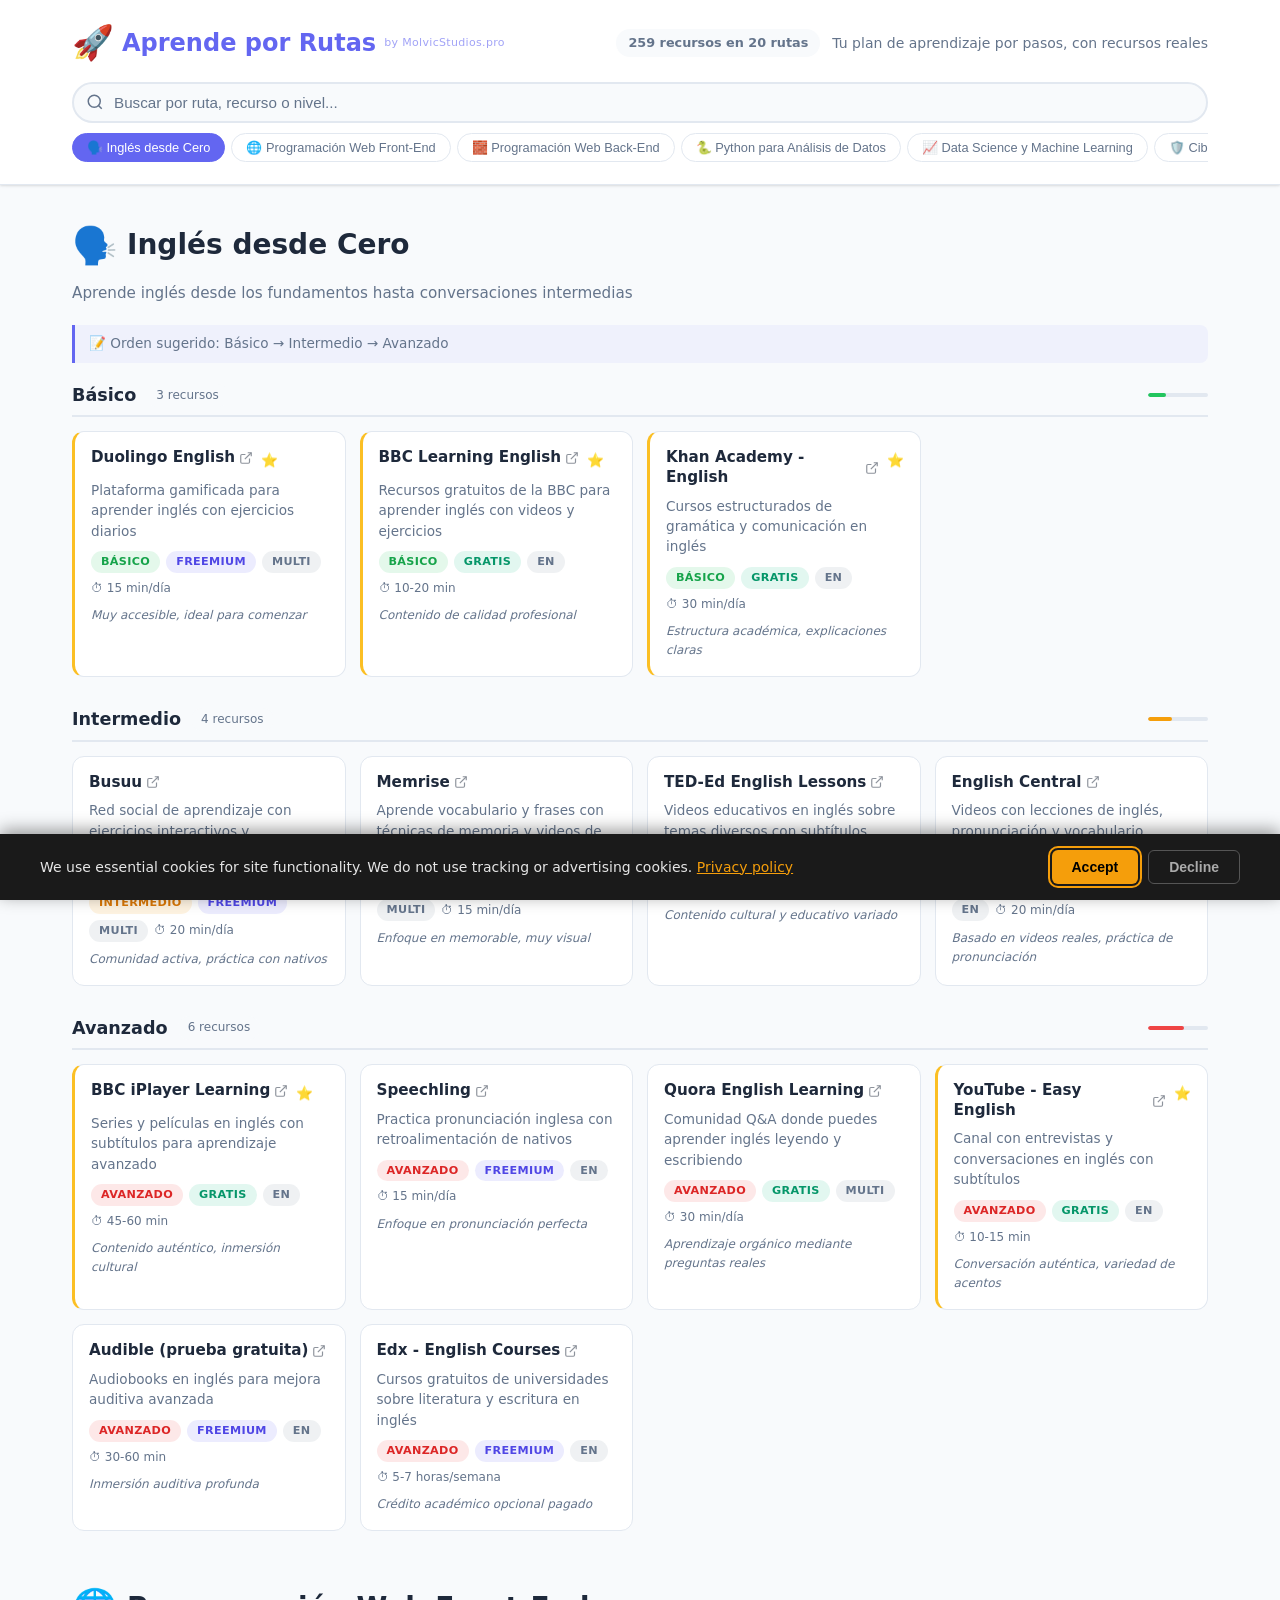
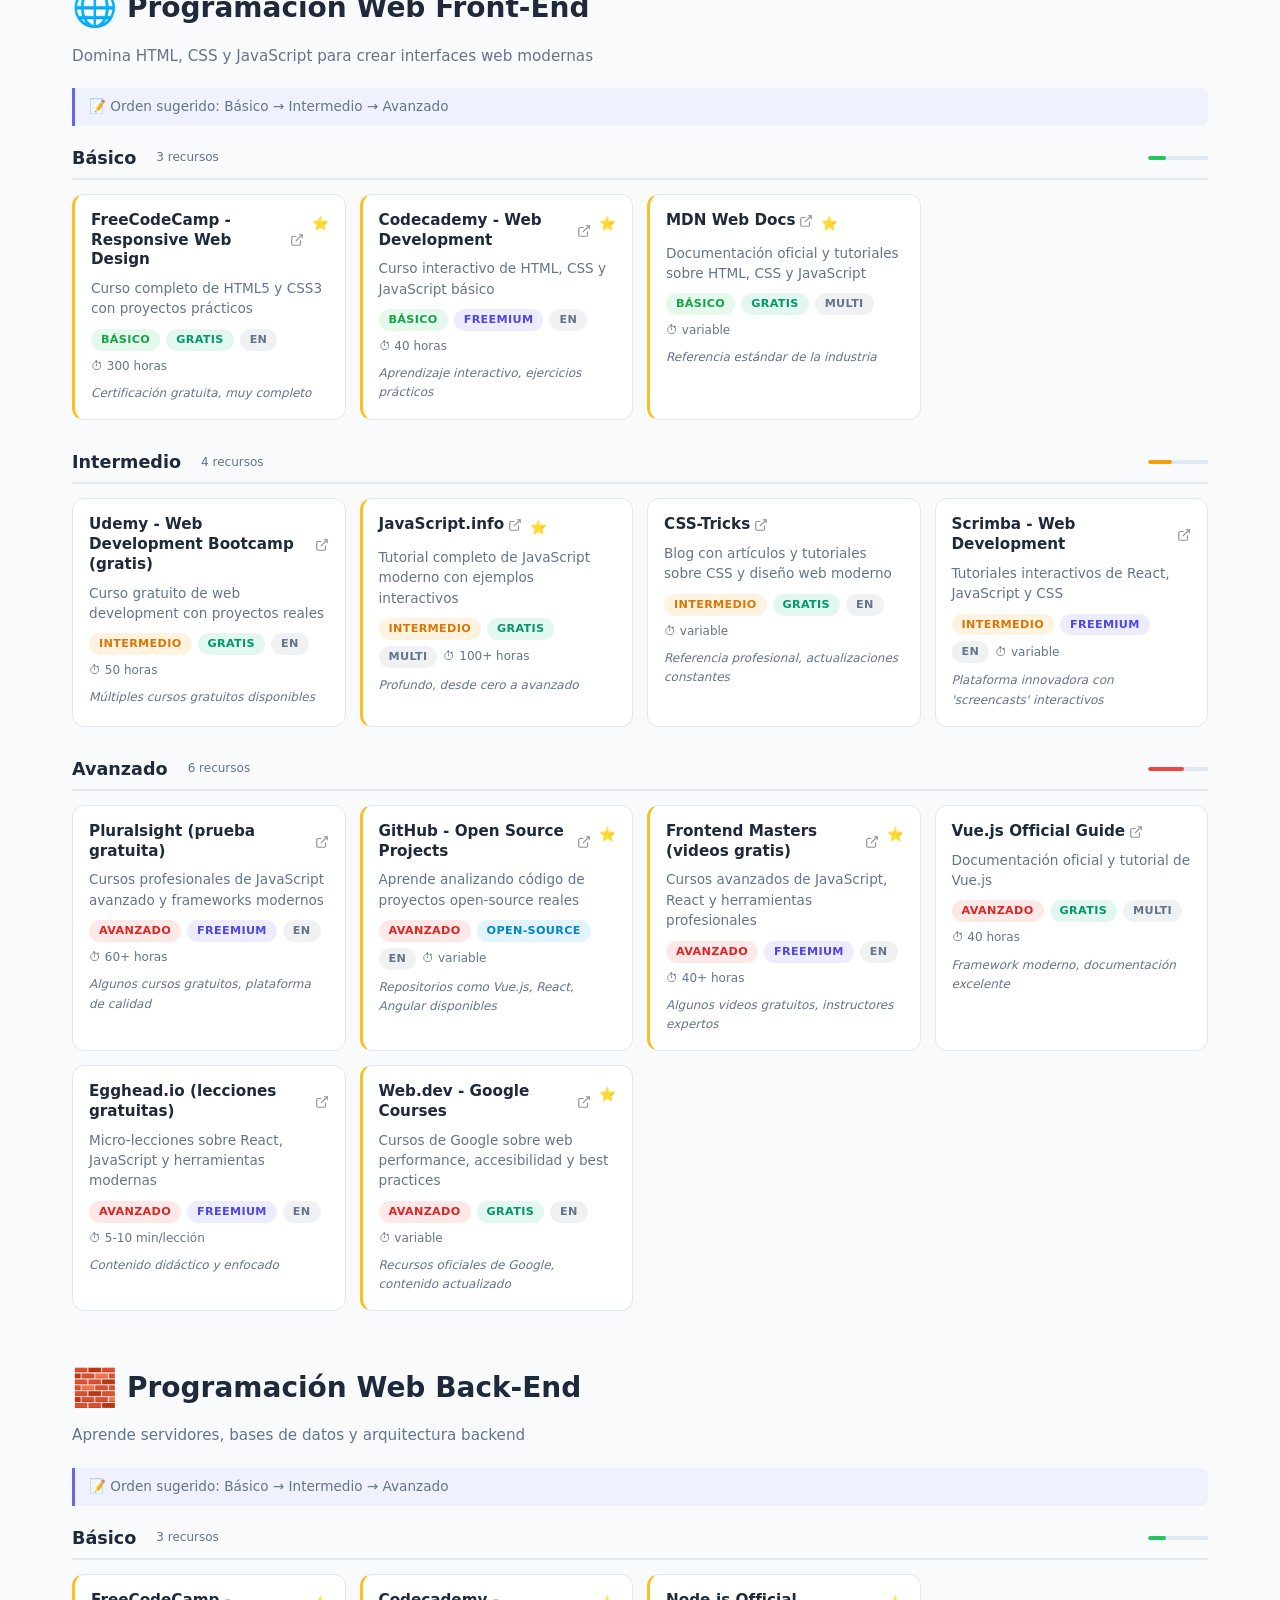
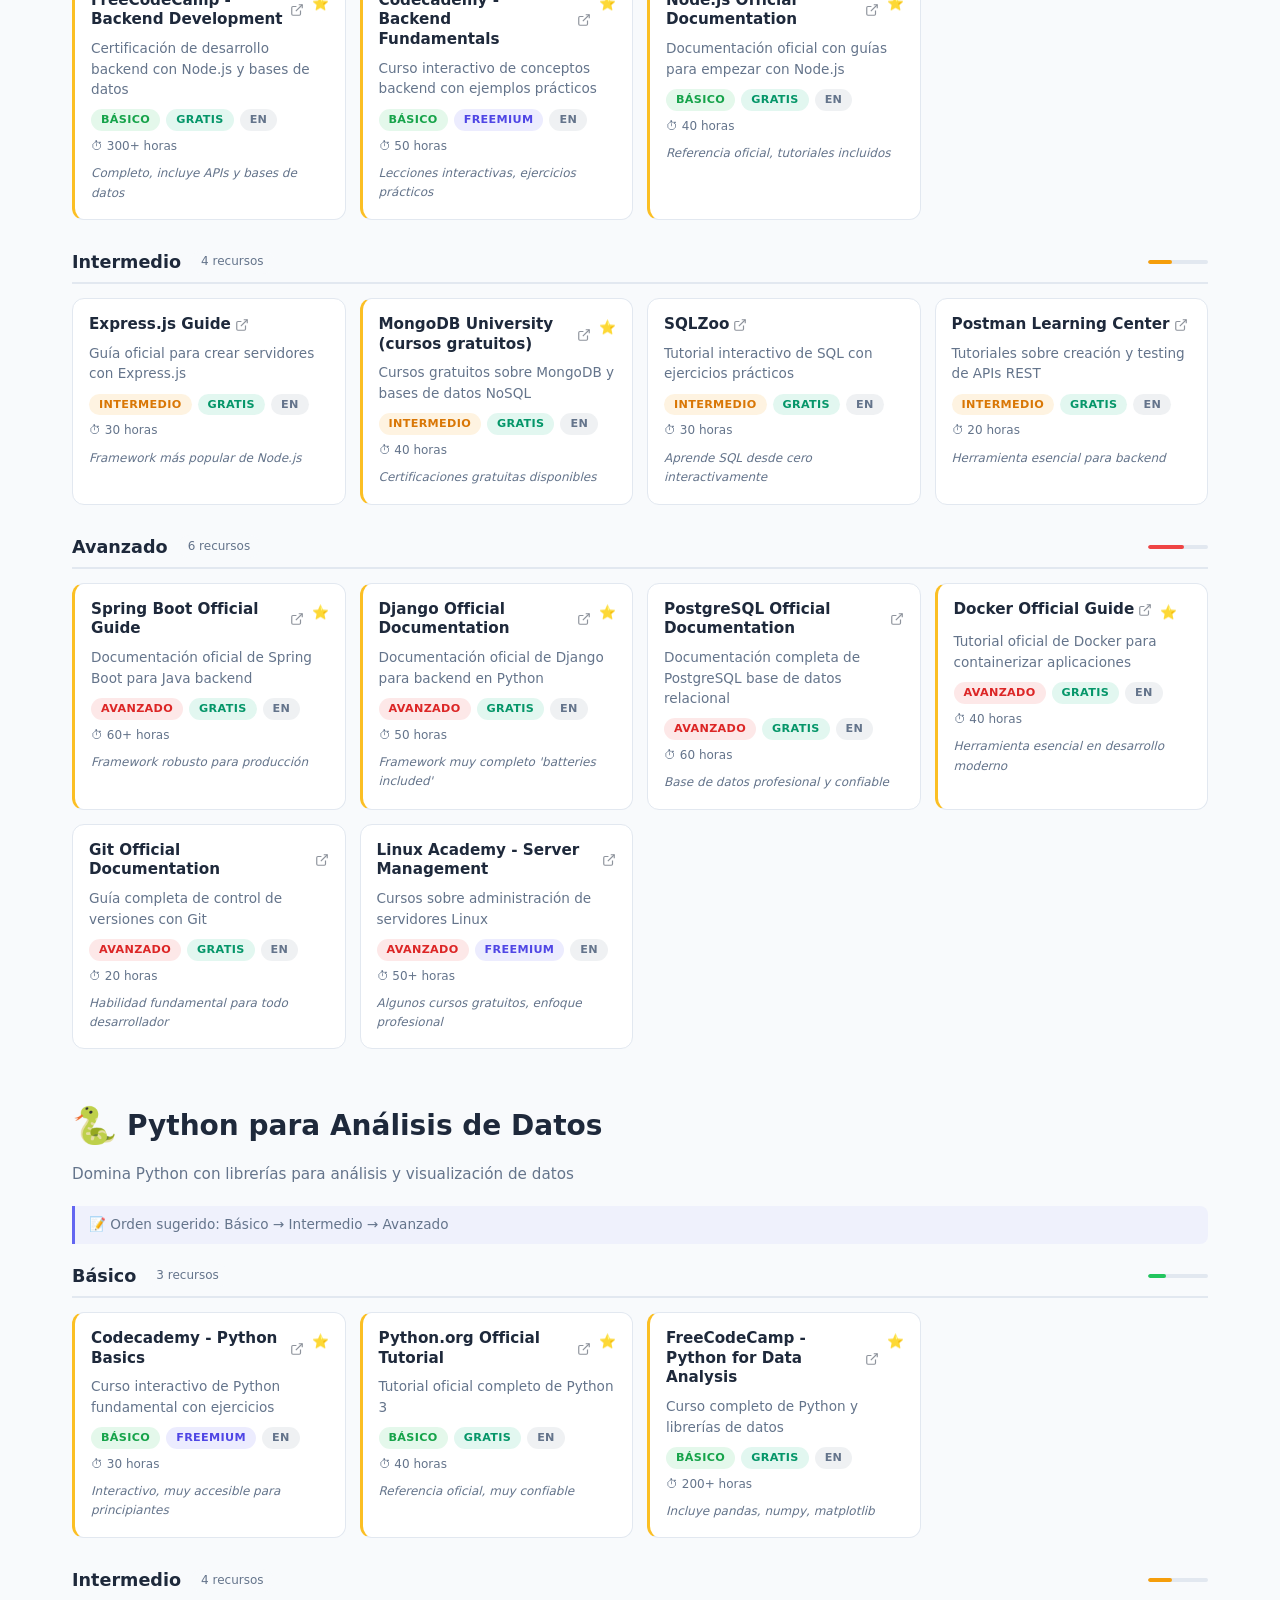
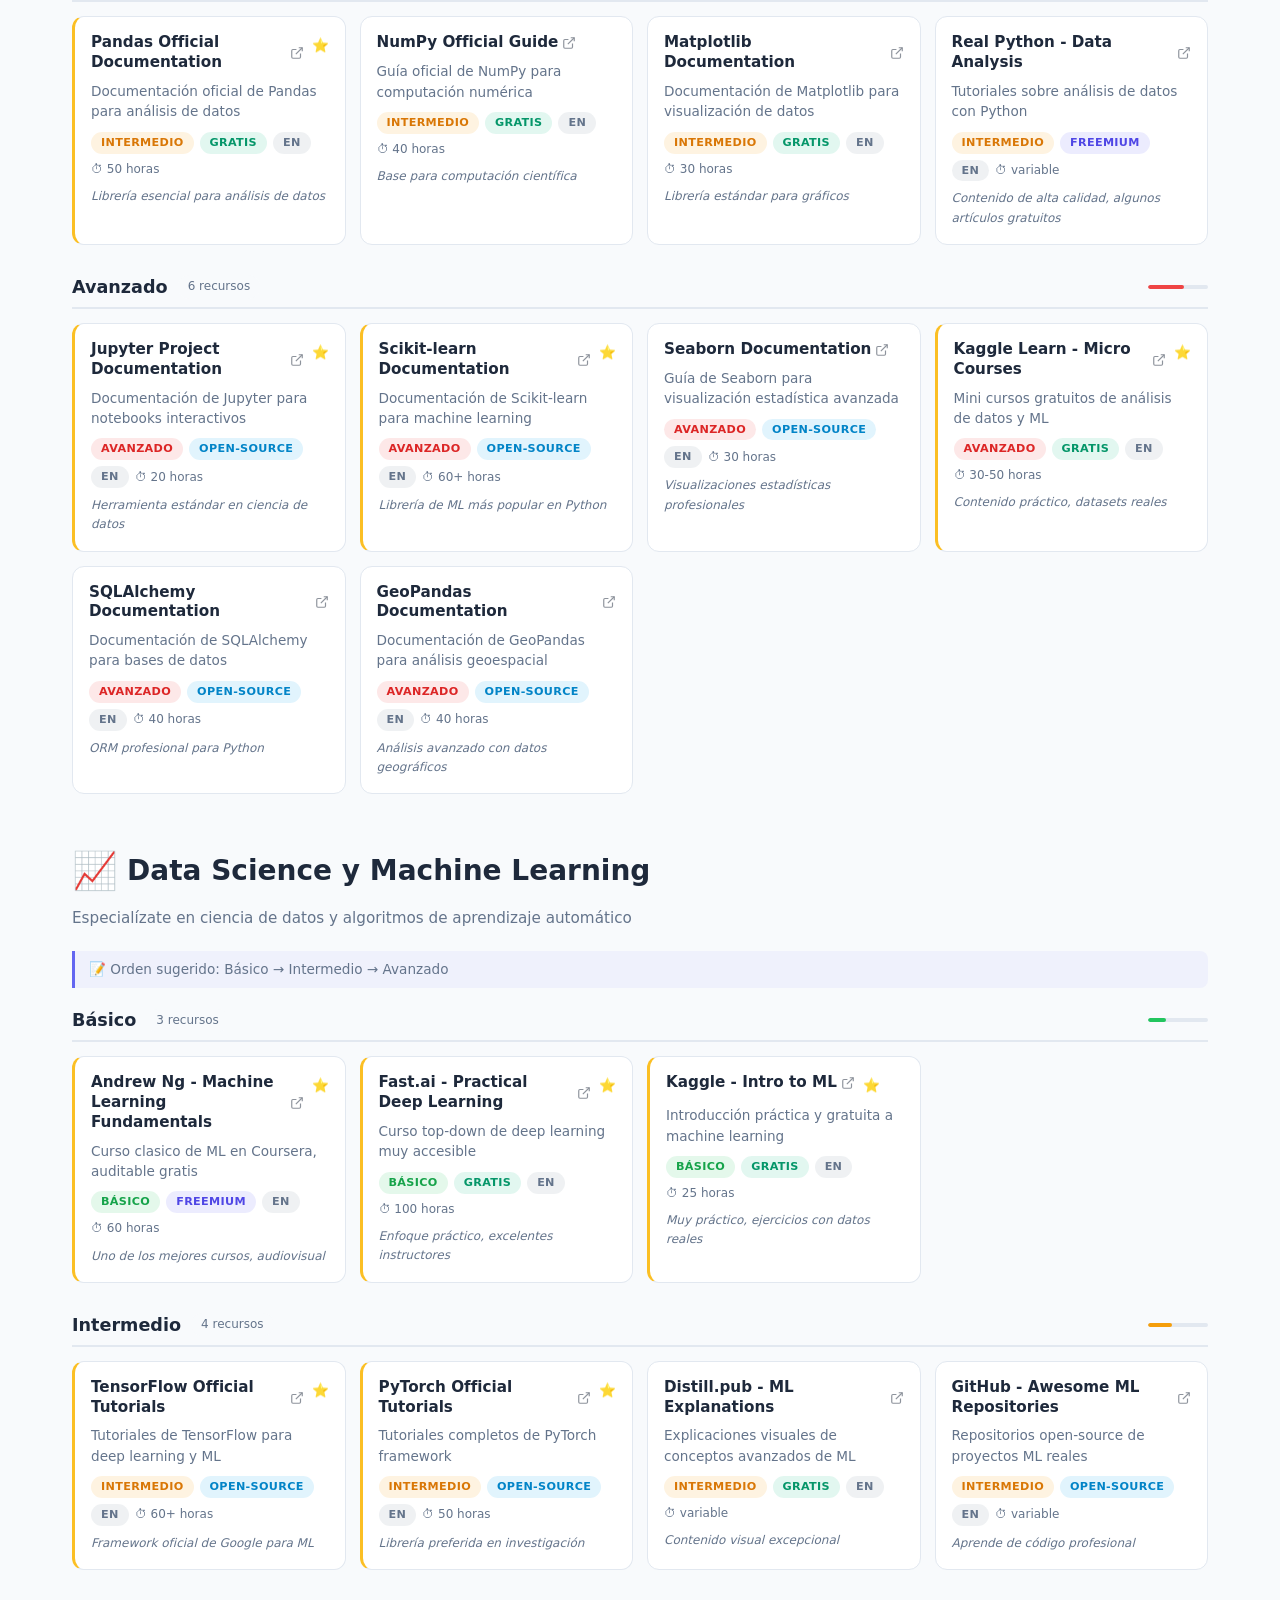
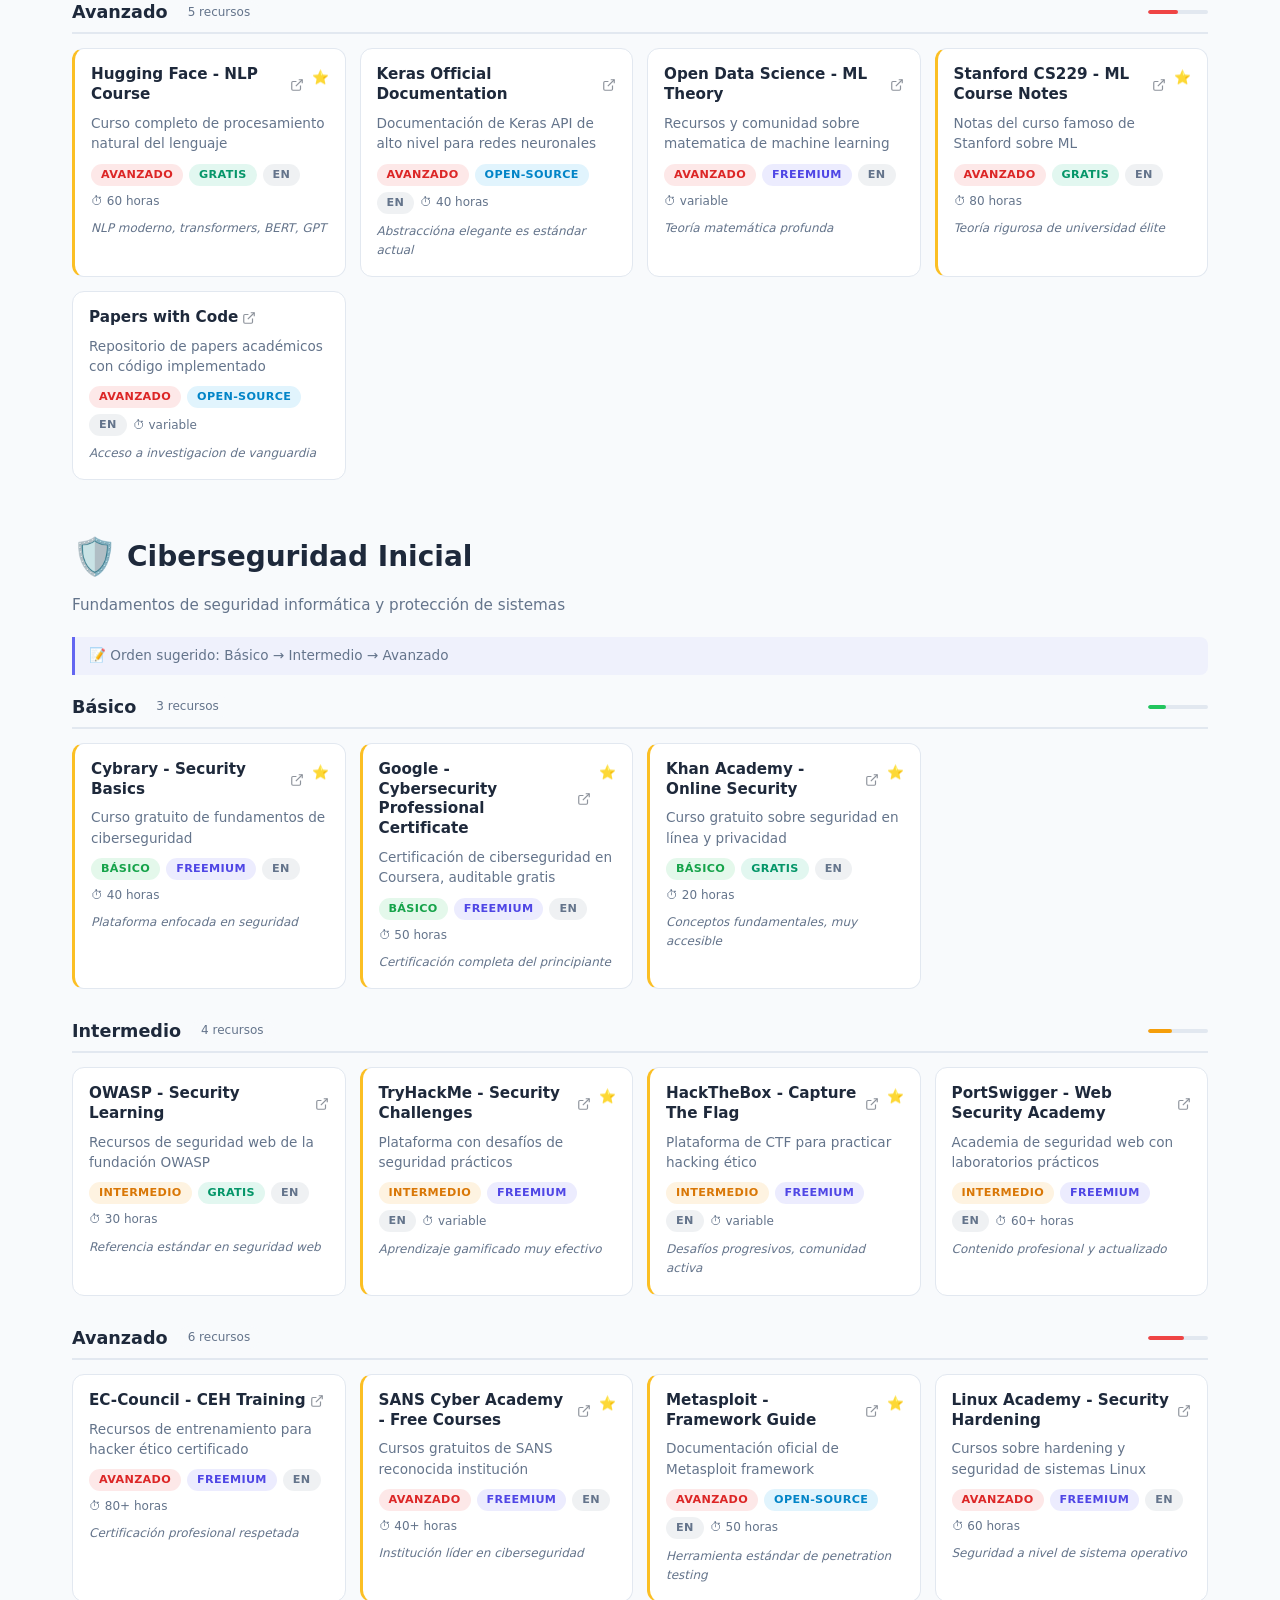
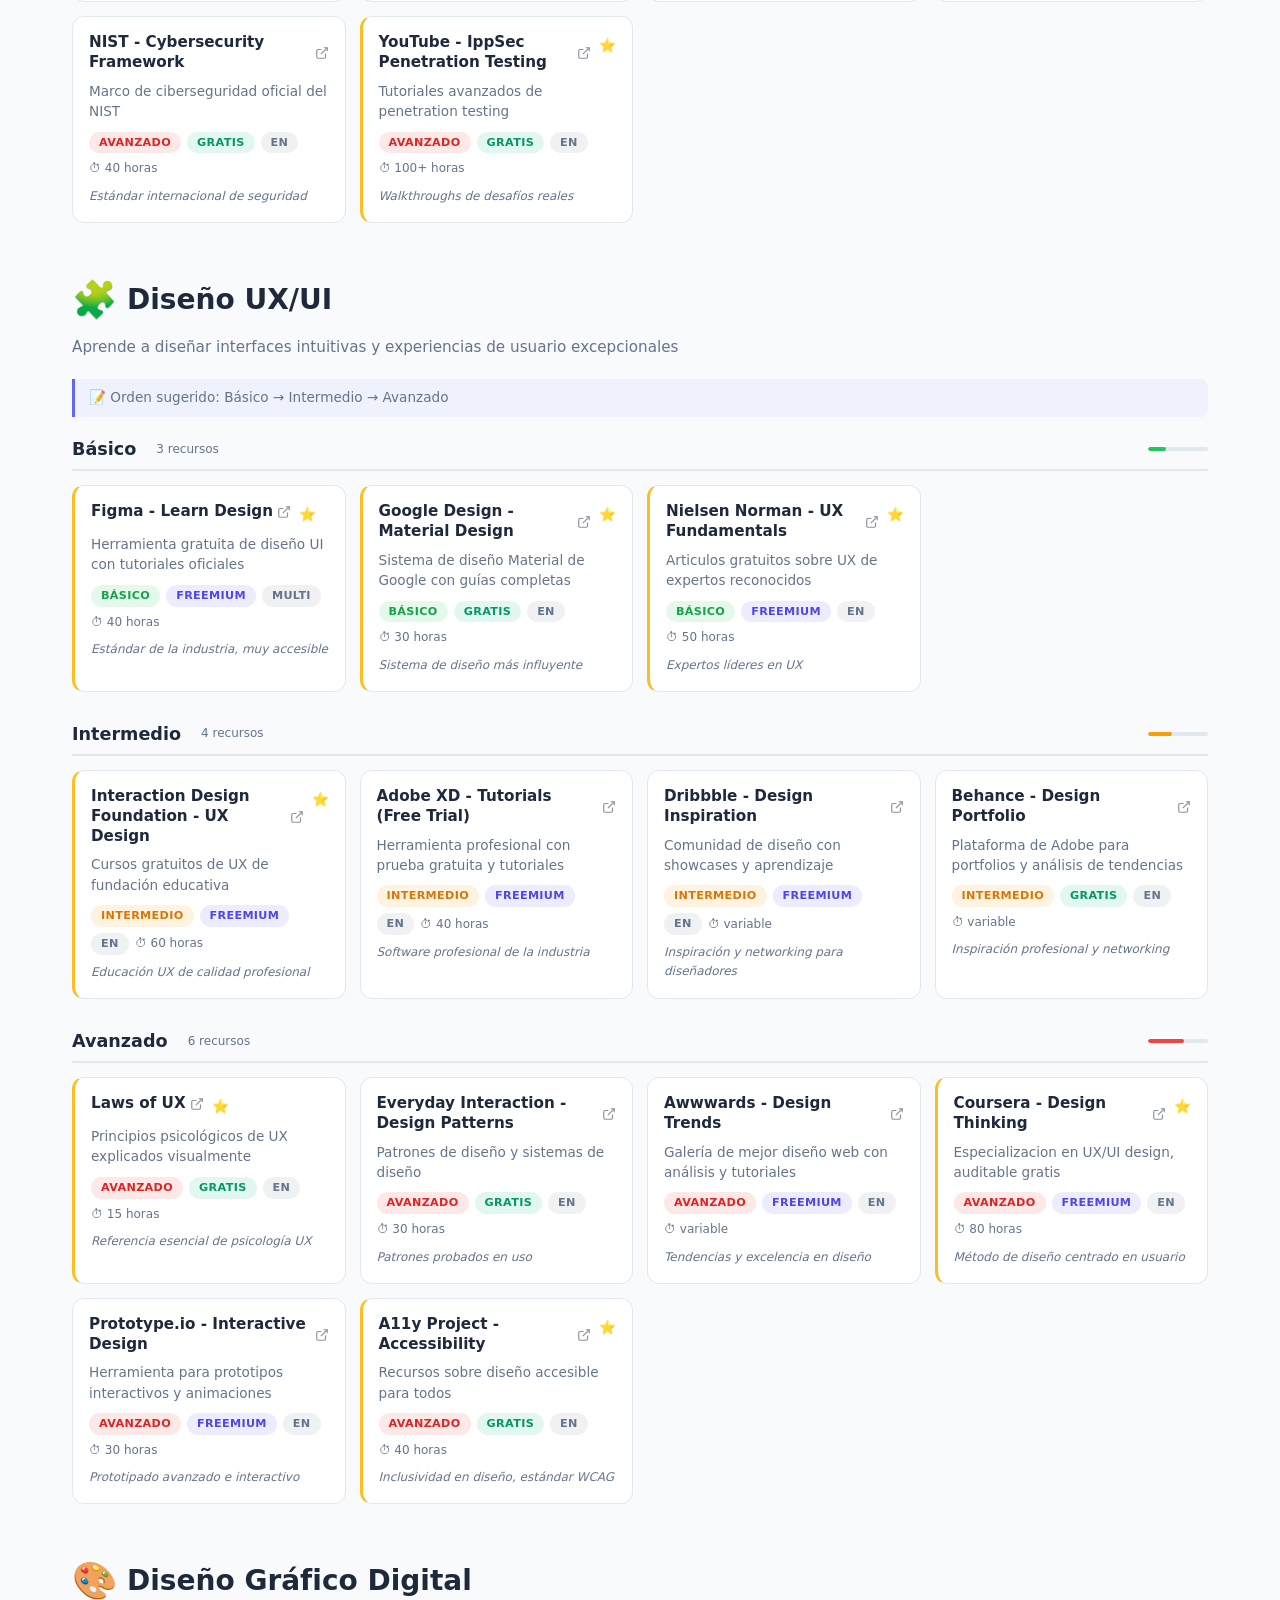
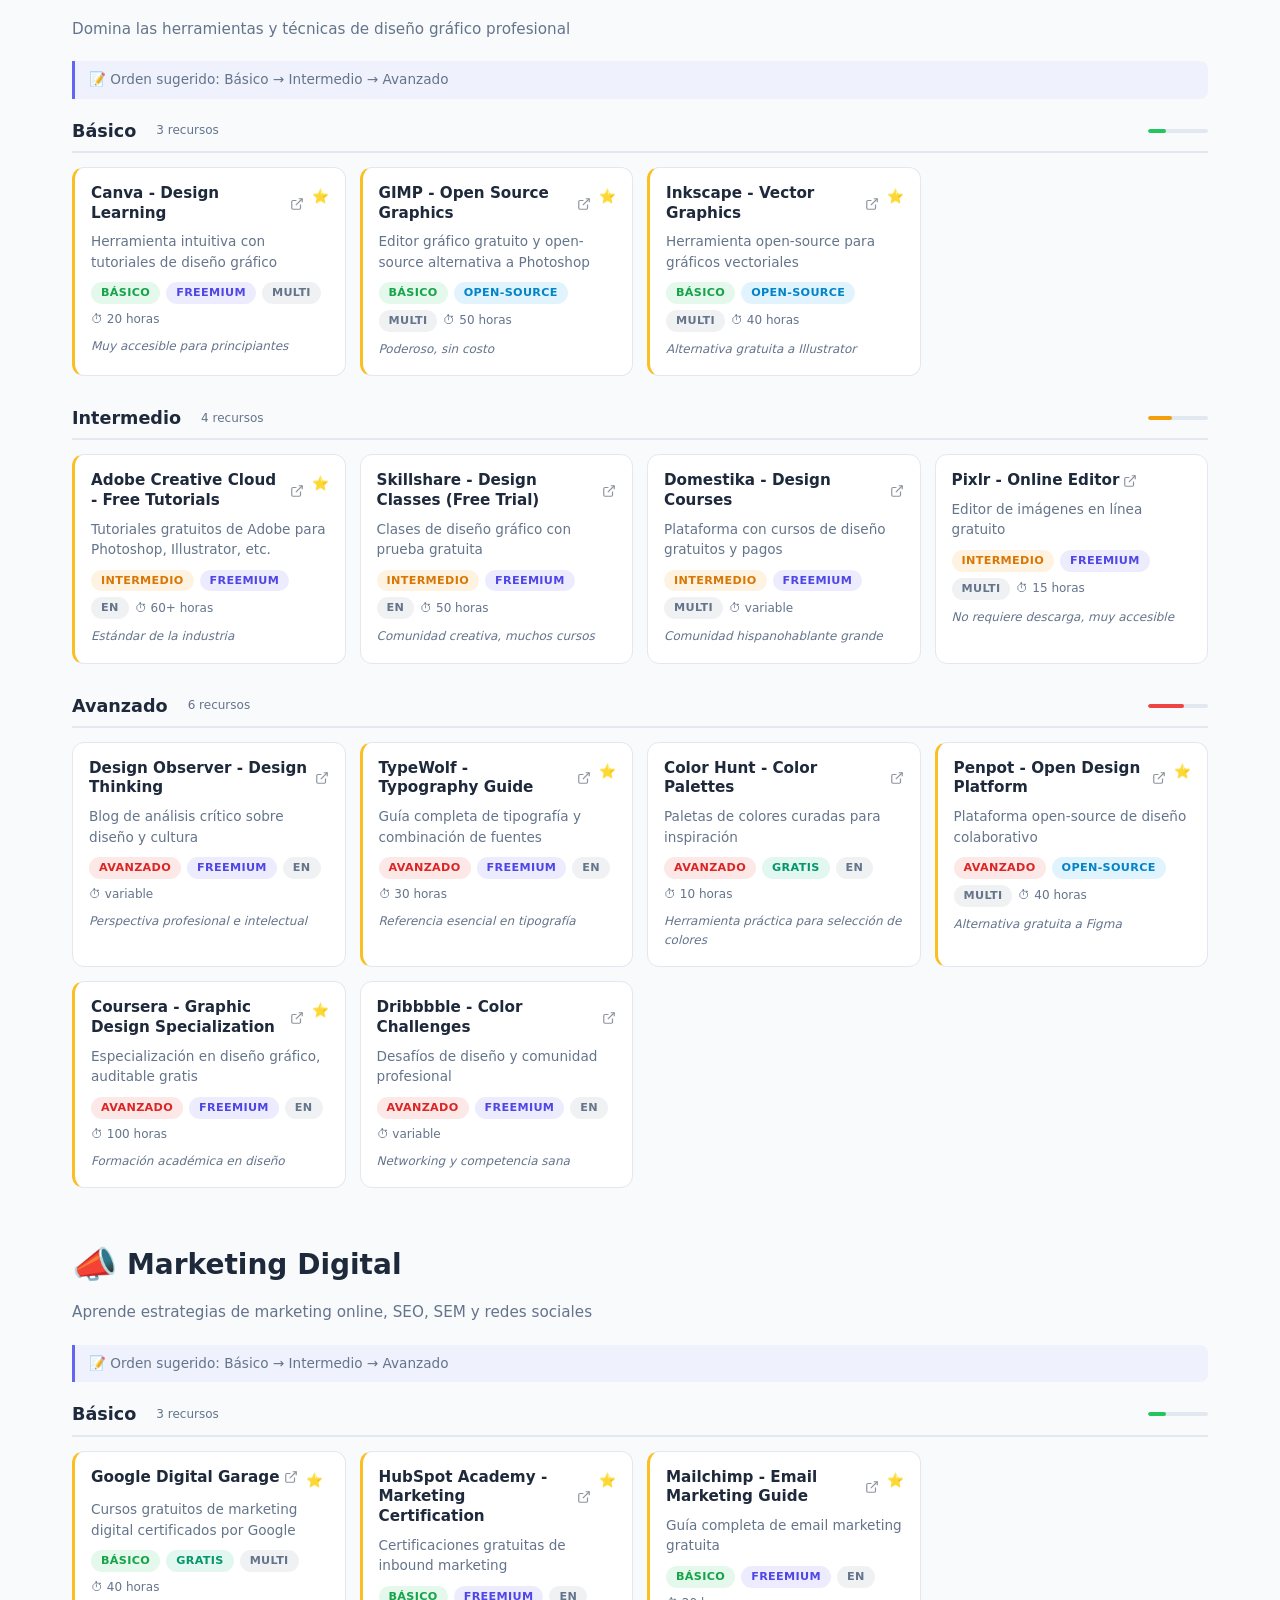
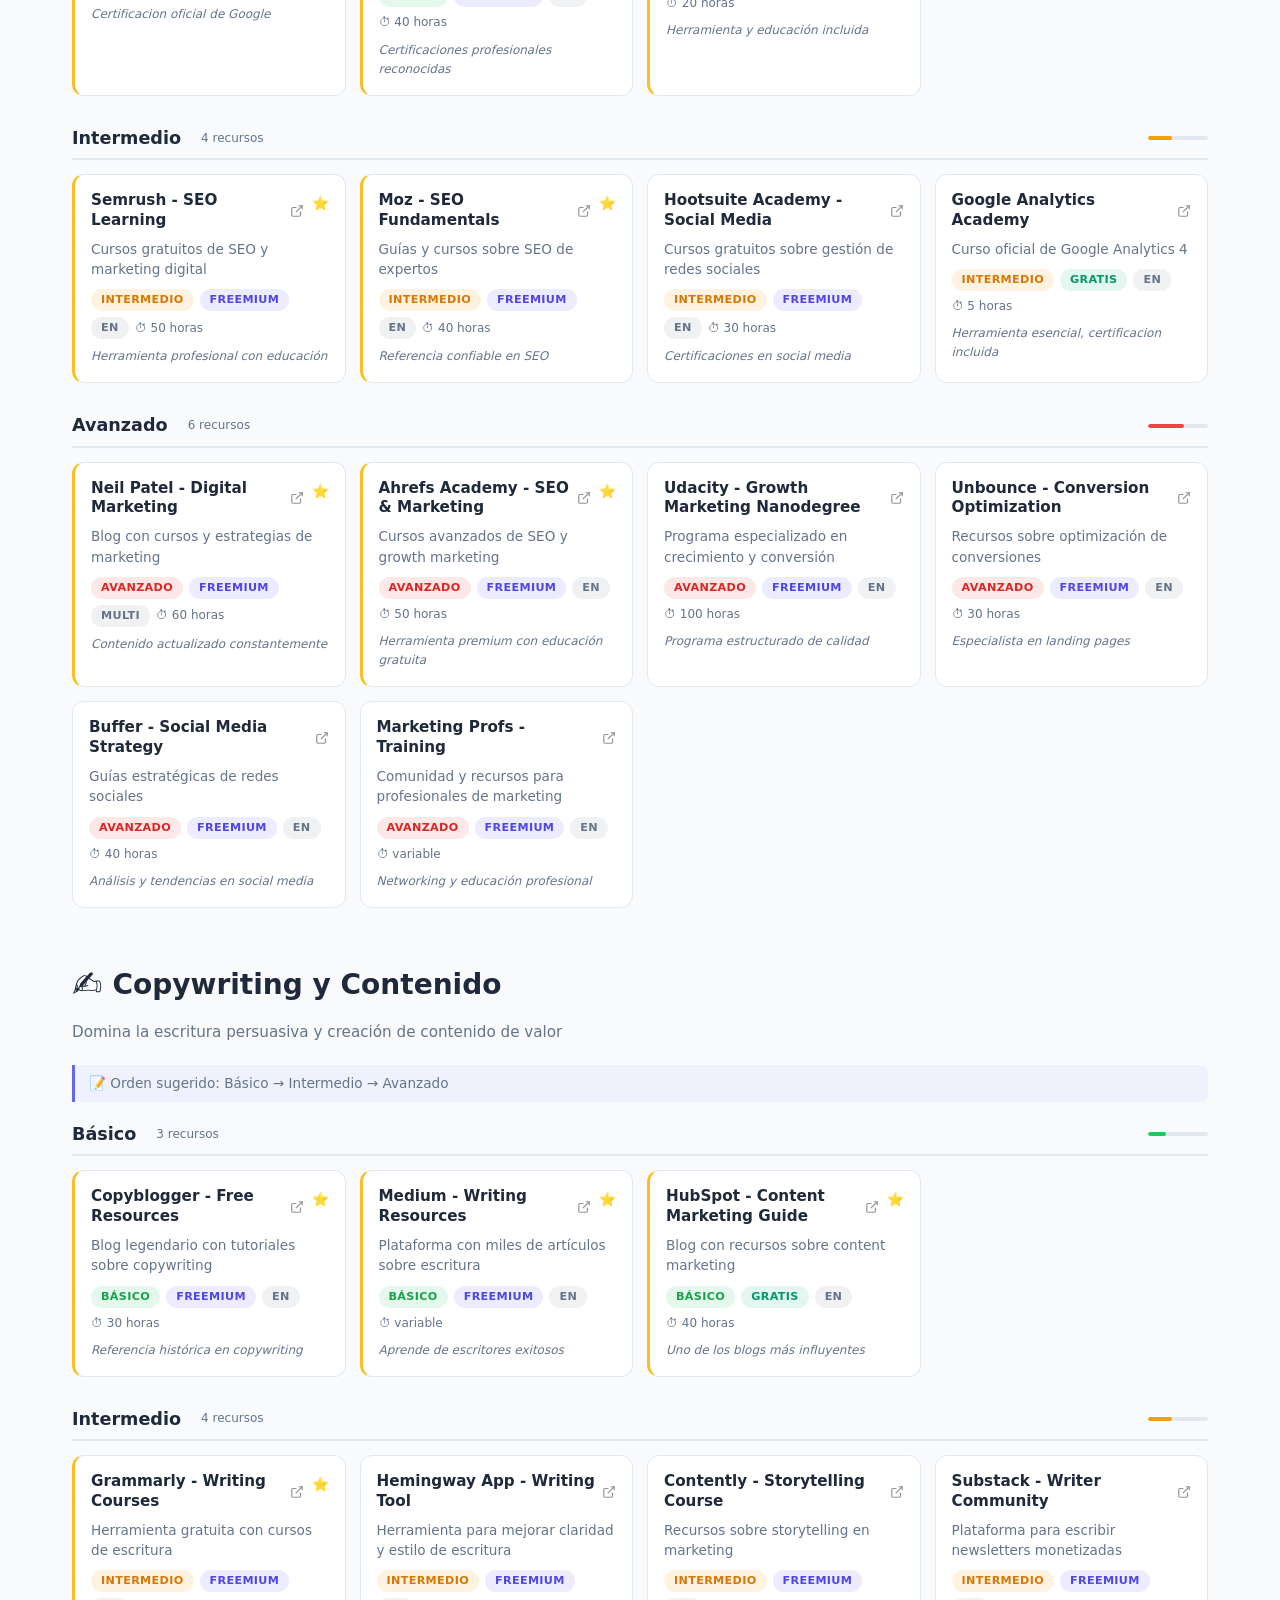
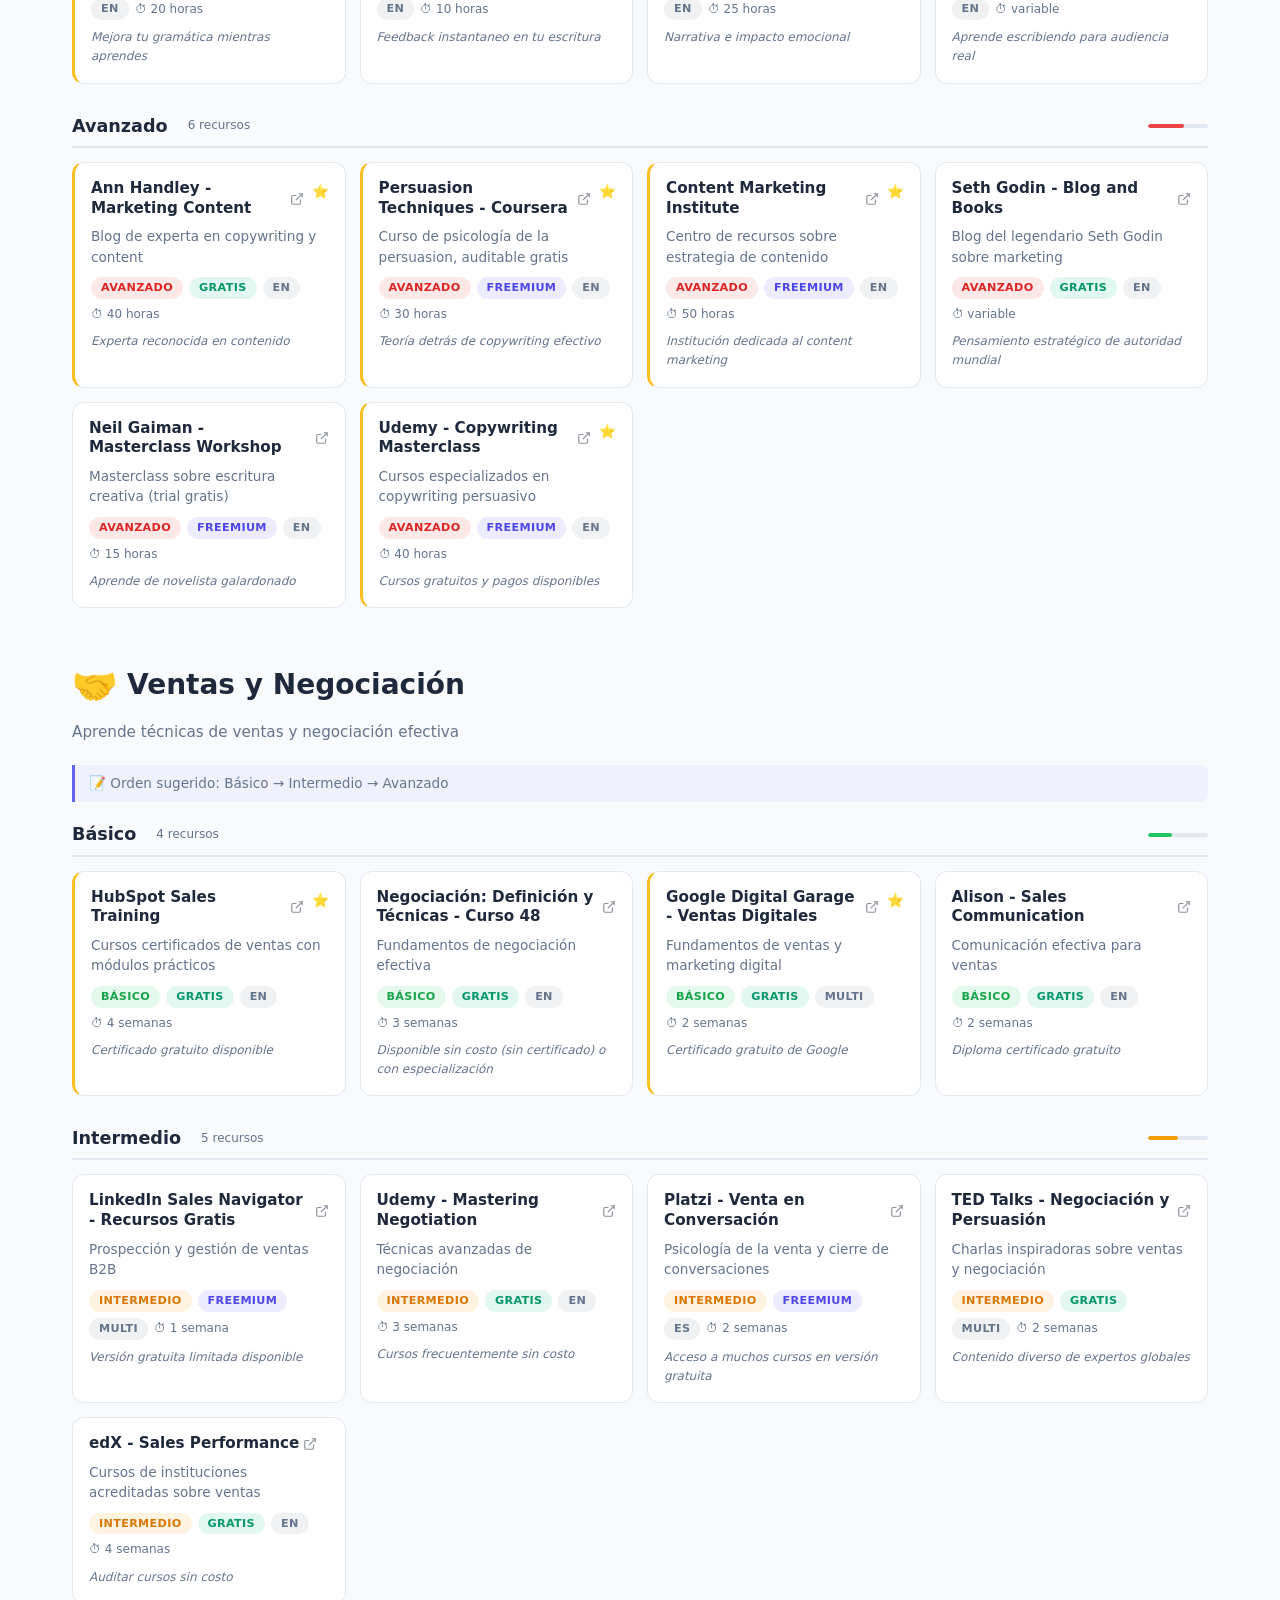
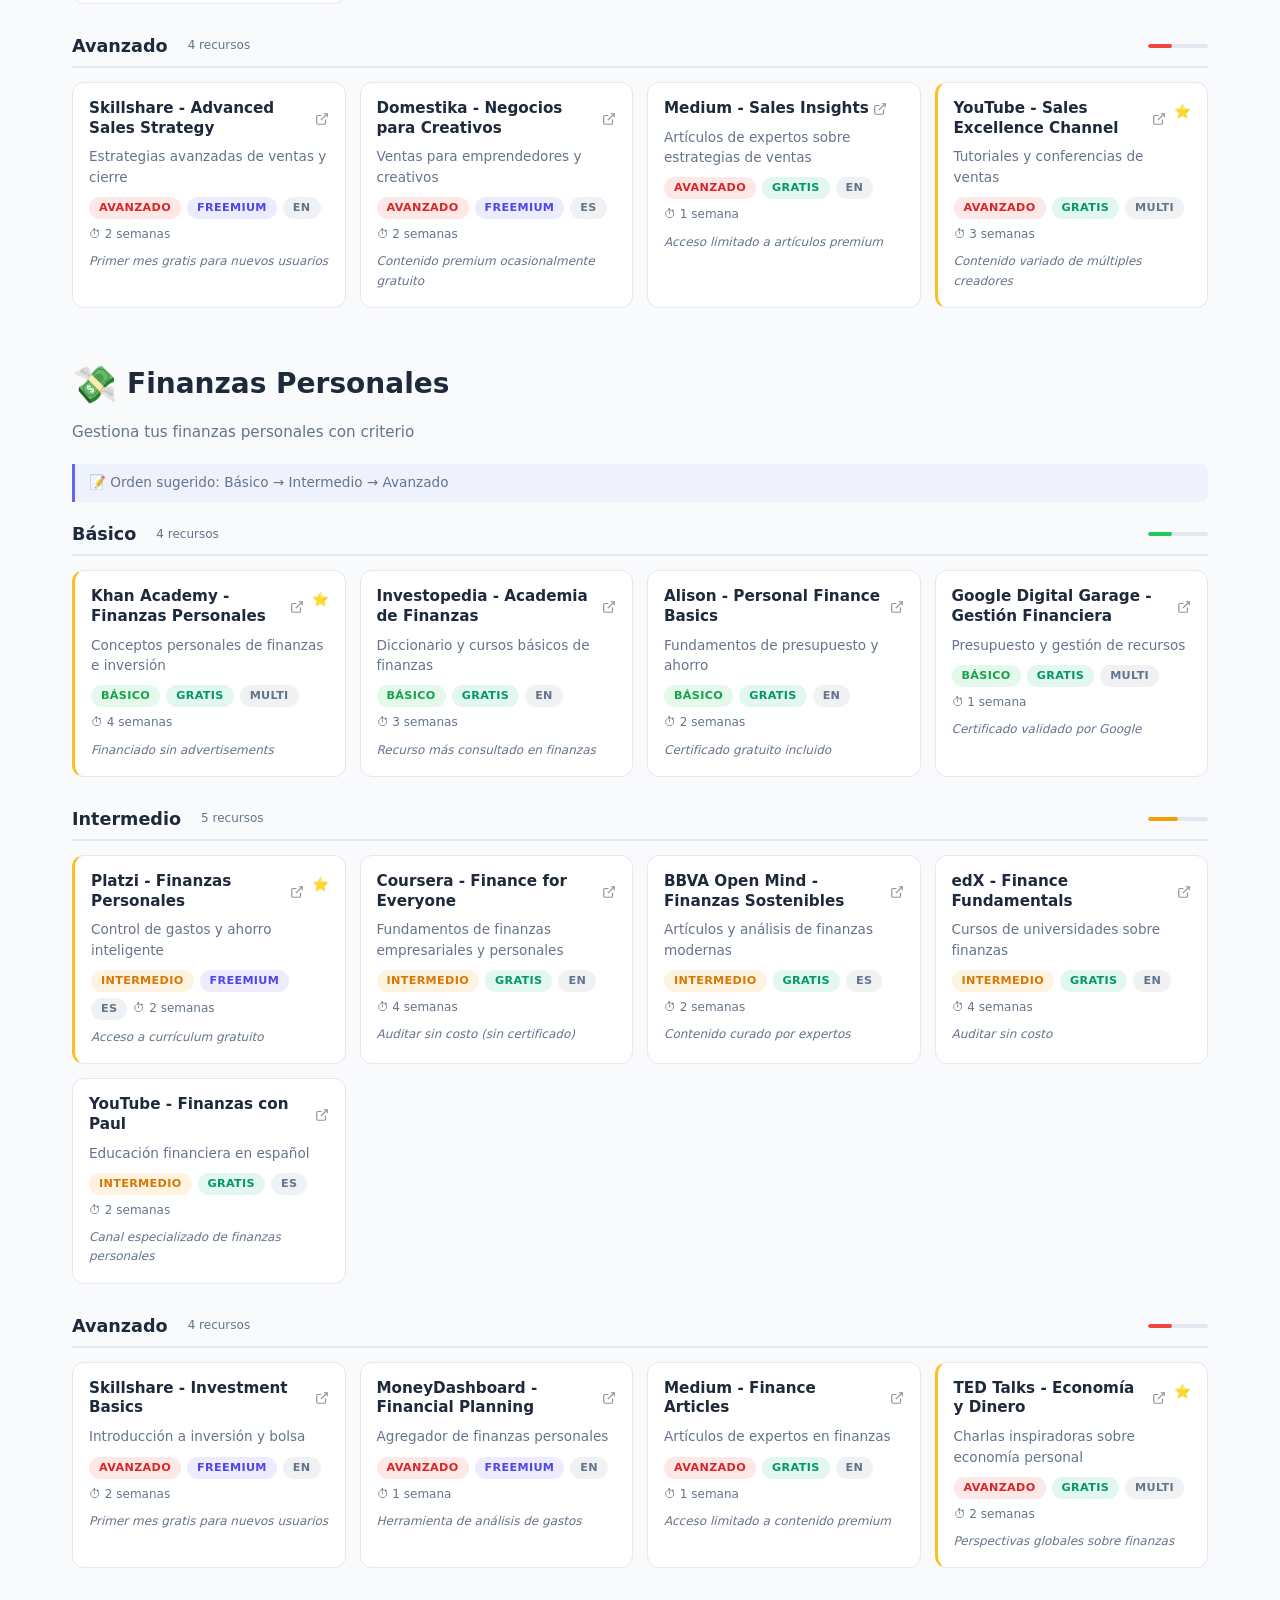
<file: index.html>
<!DOCTYPE html>
<html lang="es">
<head>
  <meta charset="UTF-8">
  <meta name="viewport" content="width=device-width, initial-scale=1.0">
  <title>Aprende por Rutas — Rutas de aprendizaje gratuitas paso a paso</title>
  <meta name="description" content="Descubre 20 rutas de aprendizaje con más de 200 recursos gratuitos y freemium para mejorar habilidades profesionales: programación, idiomas, marketing, diseño y más.">
  <link rel="canonical" href="https://aprendepor.rutas.com/">
  <link rel="icon" href="img/favicon.svg" type="image/svg+xml">
  <meta name="keywords" content="rutas de aprendizaje, recursos gratuitos, aprender programación, cursos gratis, aprendizaje online, habilidades profesionales, educación gratuita">
  <meta name="robots" content="index, follow">
  <meta name="author" content="MolvicStudios">

  <!-- Open Graph -->
  <meta property="og:type" content="website">
  <meta property="og:title" content="Aprende por Rutas — Rutas de aprendizaje gratuitas">
  <meta property="og:description" content="20 rutas de aprendizaje con +200 recursos gratuitos para mejorar habilidades profesionales.">
  <meta property="og:url" content="https://aprendepor.rutas.com/">
  <meta property="og:site_name" content="Aprende por Rutas">
  <meta property="og:locale" content="es_ES">

  <!-- Twitter Card -->
  <meta name="twitter:card" content="summary">
  <meta name="twitter:title" content="Aprende por Rutas — Rutas de aprendizaje gratuitas">
  <meta name="twitter:description" content="20 rutas de aprendizaje con +200 recursos gratuitos para mejorar habilidades profesionales.">

  <!-- Schema.org WebApplication -->
  <script type="application/ld+json">
  {
    "@context": "https://schema.org",
    "@type": "WebApplication",
    "name": "Aprende por Rutas",
    "url": "https://aprendepor.rutas.com/",
    "description": "Rutas de aprendizaje con más de 200 recursos gratuitos y freemium para mejorar habilidades profesionales.",
    "author": {
      "@type": "Organization",
      "name": "MolvicStudios"
    },
    "offers": {
      "@type": "Offer",
      "price": "0",
      "priceCurrency": "USD"
    }
  }
  </script>

  <link rel="preload" href="css/styles.css" as="style">
  <link rel="stylesheet" href="css/styles.css">
</head>
<body>

  <!-- Skip to content -->
  <a href="#main-content" class="skip-link">Ir al contenido principal</a>

  <!-- Header -->
  <header class="site-header" role="banner">
    <div class="header-inner">
      <div class="header-top">
        <h1 class="site-title">
          <span class="site-title-emoji" aria-hidden="true">🚀</span>
          Aprende por Rutas
          <span style="display:block;font-size:11px;font-weight:400;opacity:0.6;letter-spacing:0.03em;line-height:1;">by <a href="https://molvicstudios.pro" target="_blank" rel="noopener" style="color:inherit;text-decoration:none;">MolvicStudios.pro</a></span>
        </h1>
        <span class="header-stats" id="header-stats" aria-live="polite">Cargando...</span>
        <p class="site-subtitle">Tu plan de aprendizaje por pasos, con recursos reales</p>
      </div>

      <!-- Search -->
      <div class="search-container" role="search">
        <label for="search-input" class="sr-only">Buscar por ruta, recurso o nivel</label>
        <svg class="search-icon" viewBox="0 0 24 24" fill="none" stroke="currentColor" stroke-width="2" aria-hidden="true">
          <circle cx="11" cy="11" r="8"/>
          <line x1="21" y1="21" x2="16.65" y2="16.65"/>
        </svg>
        <input type="search" id="search-input" class="search-input" placeholder="Buscar por ruta, recurso o nivel..." autocomplete="off">
        <button type="button" id="search-clear" class="search-clear" aria-label="Limpiar búsqueda">&times;</button>
      </div>

      <!-- Nav Rutas -->
      <nav class="nav-rutas" aria-label="Rutas de aprendizaje">
        <div class="nav-rutas-list" id="nav-rutas-list" role="list">
          <!-- Populated by JS -->
        </div>
      </nav>
    </div>
  </header>

  <!-- Main -->
  <main id="main-content" class="main-content">
    <div id="rutas-container" aria-live="polite">
      <!-- Populated by JS -->
      <div class="no-results">
        <div class="no-results-icon">⏳</div>
        <p class="no-results-text">Cargando rutas de aprendizaje...</p>
      </div>
    </div>
  </main>

  <!-- Footer -->
  <molvicos-banner></molvicos-banner>
  <footer class="site-footer" role="contentinfo">
    <div class="footer-inner">
      <nav class="footer-links" aria-label="Enlaces legales">
        <a href="terminos.html">Términos de uso</a>
        <a href="privacidad.html">Política de privacidad</a>
        <a href="cookies.html">Política de cookies</a>
      </nav>
      <p class="footer-update">Última actualización: <time id="footer-date">—</time></p>
      <p class="footer-suggest">
        <a href="mailto:molvicstudios@outlook.com?subject=Sugerencia de recurso o ruta">💡 Sugerir recurso o ruta</a>
      </p>      <p style="font-size:11px;opacity:0.5;text-align:center;margin-top:16px;">
        © 2026 Aprende por Rutas by <a href="https://molvicstudios.pro" target="_blank" rel="noopener" style="color:inherit;">MolvicStudios.pro</a> · 
        <a href="mailto:molvicstudios@outlook.com" style="color:inherit;">molvicstudios@outlook.com</a> · Desarrollado por MolvicStudios
      </p>    </div>
  </footer>

  <script defer src="js/app.js"></script>
  <script defer src="js/cookies-banner.js"></script>
<!-- MolvicStudios Analytics -->
<script src="/analytics.js" defer></script>
    <script src="https://molvicstudios.pro/molvicos-banner.js" defer></script>
</body>
</html>
</file>
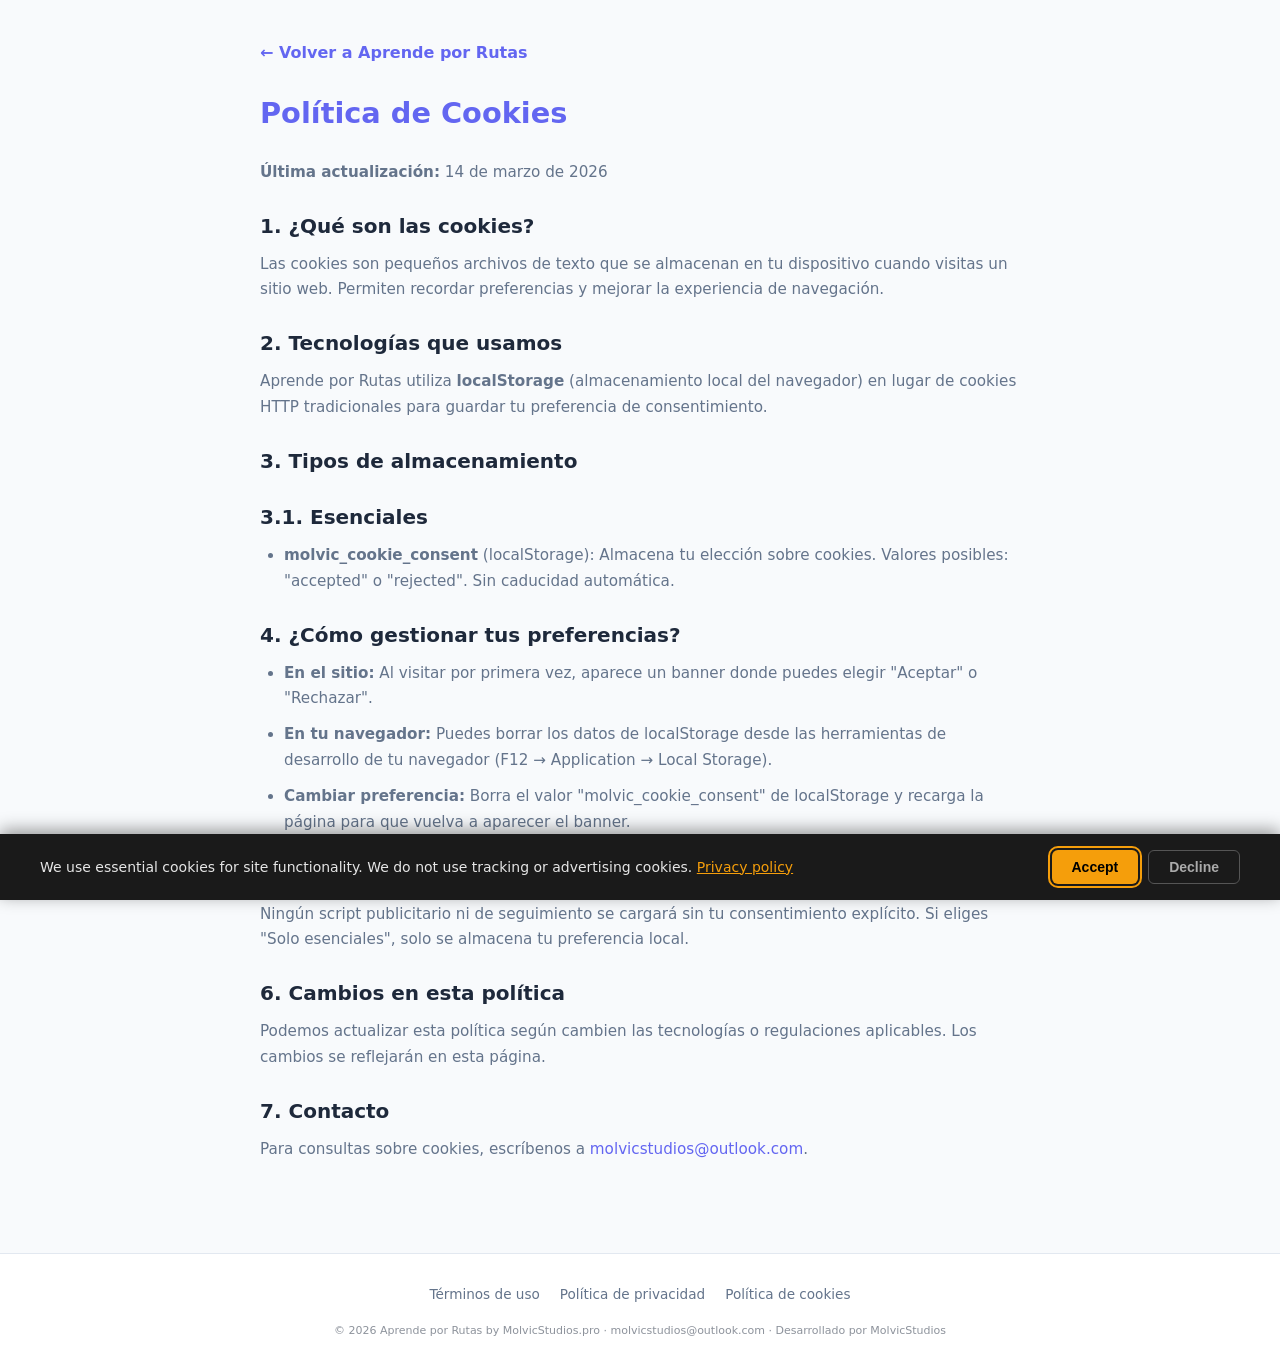
<file: cookies.html>
<!DOCTYPE html>
<html lang="es">
<head>
  <meta charset="UTF-8">
  <meta name="viewport" content="width=device-width, initial-scale=1.0">
  <title>Política de Cookies — Aprende por Rutas</title>
  <meta name="description" content="Política de cookies de Aprende por Rutas. Conoce qué cookies utilizamos y cómo gestionarlas.">
  <link rel="canonical" href="https://aprendepor.rutas.com/cookies.html">
  <link rel="icon" href="img/favicon.svg" type="image/svg+xml">
  <link rel="stylesheet" href="css/styles.css">
</head>
<body>
  <a href="#main-content" class="skip-link">Ir al contenido principal</a>

  <main id="main-content" class="legal-page">
    <a href="index.html" class="legal-back">← Volver a Aprende por Rutas</a>
    <h1>Política de Cookies</h1>
    <p><strong>Última actualización:</strong> 14 de marzo de 2026</p>

    <h2>1. ¿Qué son las cookies?</h2>
    <p>Las cookies son pequeños archivos de texto que se almacenan en tu dispositivo cuando visitas un sitio web. Permiten recordar preferencias y mejorar la experiencia de navegación.</p>

    <h2>2. Tecnologías que usamos</h2>
    <p>Aprende por Rutas utiliza <strong>localStorage</strong> (almacenamiento local del navegador) en lugar de cookies HTTP tradicionales para guardar tu preferencia de consentimiento.</p>

    <h2>3. Tipos de almacenamiento</h2>

    <h2>3.1. Esenciales</h2>
    <ul>
      <li><strong>molvic_cookie_consent</strong> (localStorage): Almacena tu elección sobre cookies. Valores posibles: "accepted" o "rejected". Sin caducidad automática.</li>
    </ul>

    <h2>4. ¿Cómo gestionar tus preferencias?</h2>
    <ul>
      <li><strong>En el sitio:</strong> Al visitar por primera vez, aparece un banner donde puedes elegir "Aceptar" o "Rechazar".</li>
      <li><strong>En tu navegador:</strong> Puedes borrar los datos de localStorage desde las herramientas de desarrollo de tu navegador (F12 → Application → Local Storage).</li>
      <li><strong>Cambiar preferencia:</strong> Borra el valor "molvic_cookie_consent" de localStorage y recarga la página para que vuelva a aparecer el banner.</li>
    </ul>

    <h2>5. Sin cookies de terceros sin consentimiento</h2>
    <p>Ningún script publicitario ni de seguimiento se cargará sin tu consentimiento explícito. Si eliges "Solo esenciales", solo se almacena tu preferencia local.</p>

    <h2>6. Cambios en esta política</h2>
    <p>Podemos actualizar esta política según cambien las tecnologías o regulaciones aplicables. Los cambios se reflejarán en esta página.</p>

    <h2>7. Contacto</h2>
    <p>Para consultas sobre cookies, escríbenos a <a href="mailto:molvicstudios@outlook.com">molvicstudios@outlook.com</a>.</p>
  </main>

  <molvicos-banner></molvicos-banner>

  <footer class="site-footer" role="contentinfo">
    <div class="footer-inner">
      <nav class="footer-links" aria-label="Enlaces legales">
        <a href="terminos.html">Términos de uso</a>
        <a href="privacidad.html">Política de privacidad</a>
        <a href="cookies.html" aria-current="page">Política de cookies</a>
      </nav>
      <p style="font-size:11px;opacity:0.5;text-align:center;margin-top:16px;">
        © 2026 Aprende por Rutas by <a href="https://molvicstudios.pro" target="_blank" rel="noopener" style="color:inherit;">MolvicStudios.pro</a> · 
        <a href="mailto:molvicstudios@outlook.com" style="color:inherit;">molvicstudios@outlook.com</a> · Desarrollado por MolvicStudios
      </p>
    </div>
  </footer>

  <script src="js/cookies-banner.js"></script>
    <script src="https://molvicstudios.pro/molvicos-banner.js" defer></script>
</body>
</html>
</file>
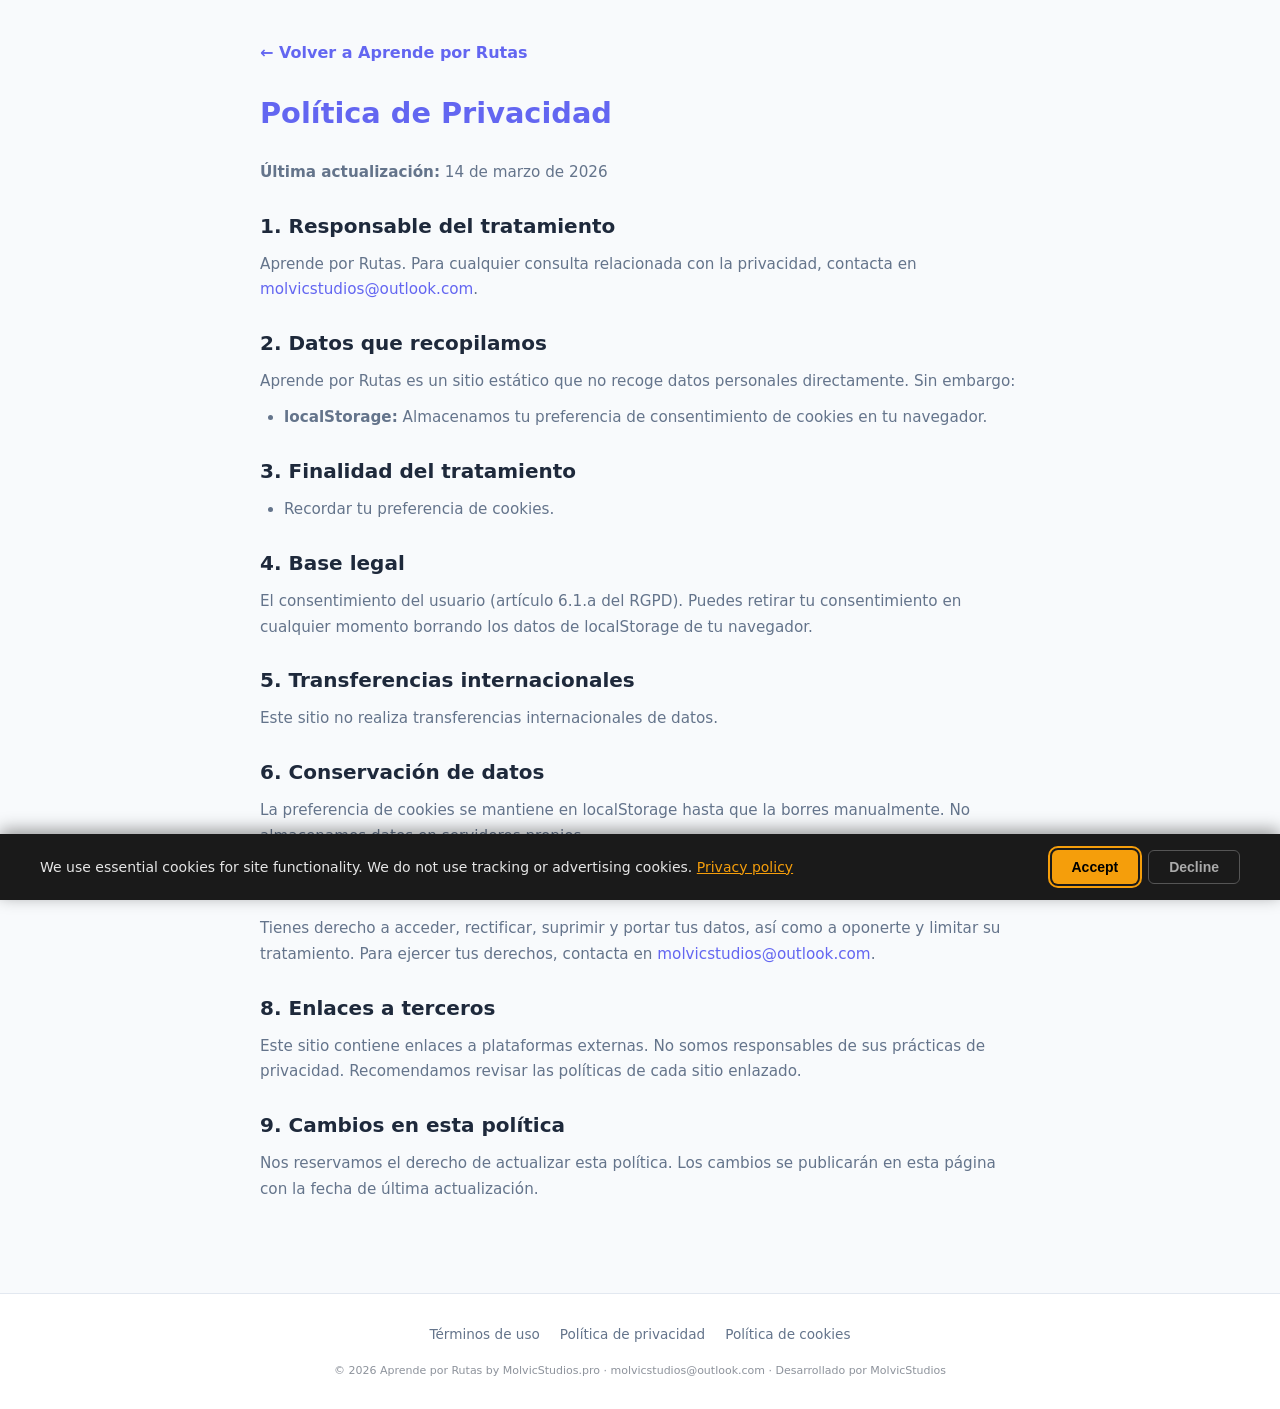
<file: privacidad.html>
<!DOCTYPE html>
<html lang="es">
<head>
  <meta charset="UTF-8">
  <meta name="viewport" content="width=device-width, initial-scale=1.0">
  <title>Política de Privacidad — Aprende por Rutas</title>
  <meta name="description" content="Política de privacidad de Aprende por Rutas. Conoce cómo tratamos tus datos personales.">
  <link rel="canonical" href="https://aprendepor.rutas.com/privacidad.html">
  <link rel="icon" href="img/favicon.svg" type="image/svg+xml">
  <link rel="stylesheet" href="css/styles.css">
</head>
<body>
  <a href="#main-content" class="skip-link">Ir al contenido principal</a>

  <main id="main-content" class="legal-page">
    <a href="index.html" class="legal-back">← Volver a Aprende por Rutas</a>
    <h1>Política de Privacidad</h1>
    <p><strong>Última actualización:</strong> 14 de marzo de 2026</p>

    <h2>1. Responsable del tratamiento</h2>
    <p>Aprende por Rutas. Para cualquier consulta relacionada con la privacidad, contacta en <a href="mailto:molvicstudios@outlook.com">molvicstudios@outlook.com</a>.</p>

    <h2>2. Datos que recopilamos</h2>
    <p>Aprende por Rutas es un sitio estático que no recoge datos personales directamente. Sin embargo:</p>
    <ul>
      <li><strong>localStorage:</strong> Almacenamos tu preferencia de consentimiento de cookies en tu navegador.</li>

    </ul>

    <h2>3. Finalidad del tratamiento</h2>
    <ul>
      <li>Recordar tu preferencia de cookies.</li>

    </ul>

    <h2>4. Base legal</h2>
    <p>El consentimiento del usuario (artículo 6.1.a del RGPD). Puedes retirar tu consentimiento en cualquier momento borrando los datos de localStorage de tu navegador.</p>

    <h2>5. Transferencias internacionales</h2>
    <p>Este sitio no realiza transferencias internacionales de datos.</p>

    <h2>6. Conservación de datos</h2>
    <p>La preferencia de cookies se mantiene en localStorage hasta que la borres manualmente. No almacenamos datos en servidores propios.</p>

    <h2>7. Derechos del usuario</h2>
    <p>Tienes derecho a acceder, rectificar, suprimir y portar tus datos, así como a oponerte y limitar su tratamiento. Para ejercer tus derechos, contacta en <a href="mailto:molvicstudios@outlook.com">molvicstudios@outlook.com</a>.</p>

    <h2>8. Enlaces a terceros</h2>
    <p>Este sitio contiene enlaces a plataformas externas. No somos responsables de sus prácticas de privacidad. Recomendamos revisar las políticas de cada sitio enlazado.</p>

    <h2>9. Cambios en esta política</h2>
    <p>Nos reservamos el derecho de actualizar esta política. Los cambios se publicarán en esta página con la fecha de última actualización.</p>
  </main>

  <molvicos-banner></molvicos-banner>

  <footer class="site-footer" role="contentinfo">
    <div class="footer-inner">
      <nav class="footer-links" aria-label="Enlaces legales">
        <a href="terminos.html">Términos de uso</a>
        <a href="privacidad.html" aria-current="page">Política de privacidad</a>
        <a href="cookies.html">Política de cookies</a>
      </nav>
      <p style="font-size:11px;opacity:0.5;text-align:center;margin-top:16px;">
        © 2026 Aprende por Rutas by <a href="https://molvicstudios.pro" target="_blank" rel="noopener" style="color:inherit;">MolvicStudios.pro</a> · 
        <a href="mailto:molvicstudios@outlook.com" style="color:inherit;">molvicstudios@outlook.com</a> · Desarrollado por MolvicStudios
      </p>
    </div>
  </footer>

  <script src="js/cookies-banner.js"></script>
    <script src="https://molvicstudios.pro/molvicos-banner.js" defer></script>
</body>
</html>
</file>
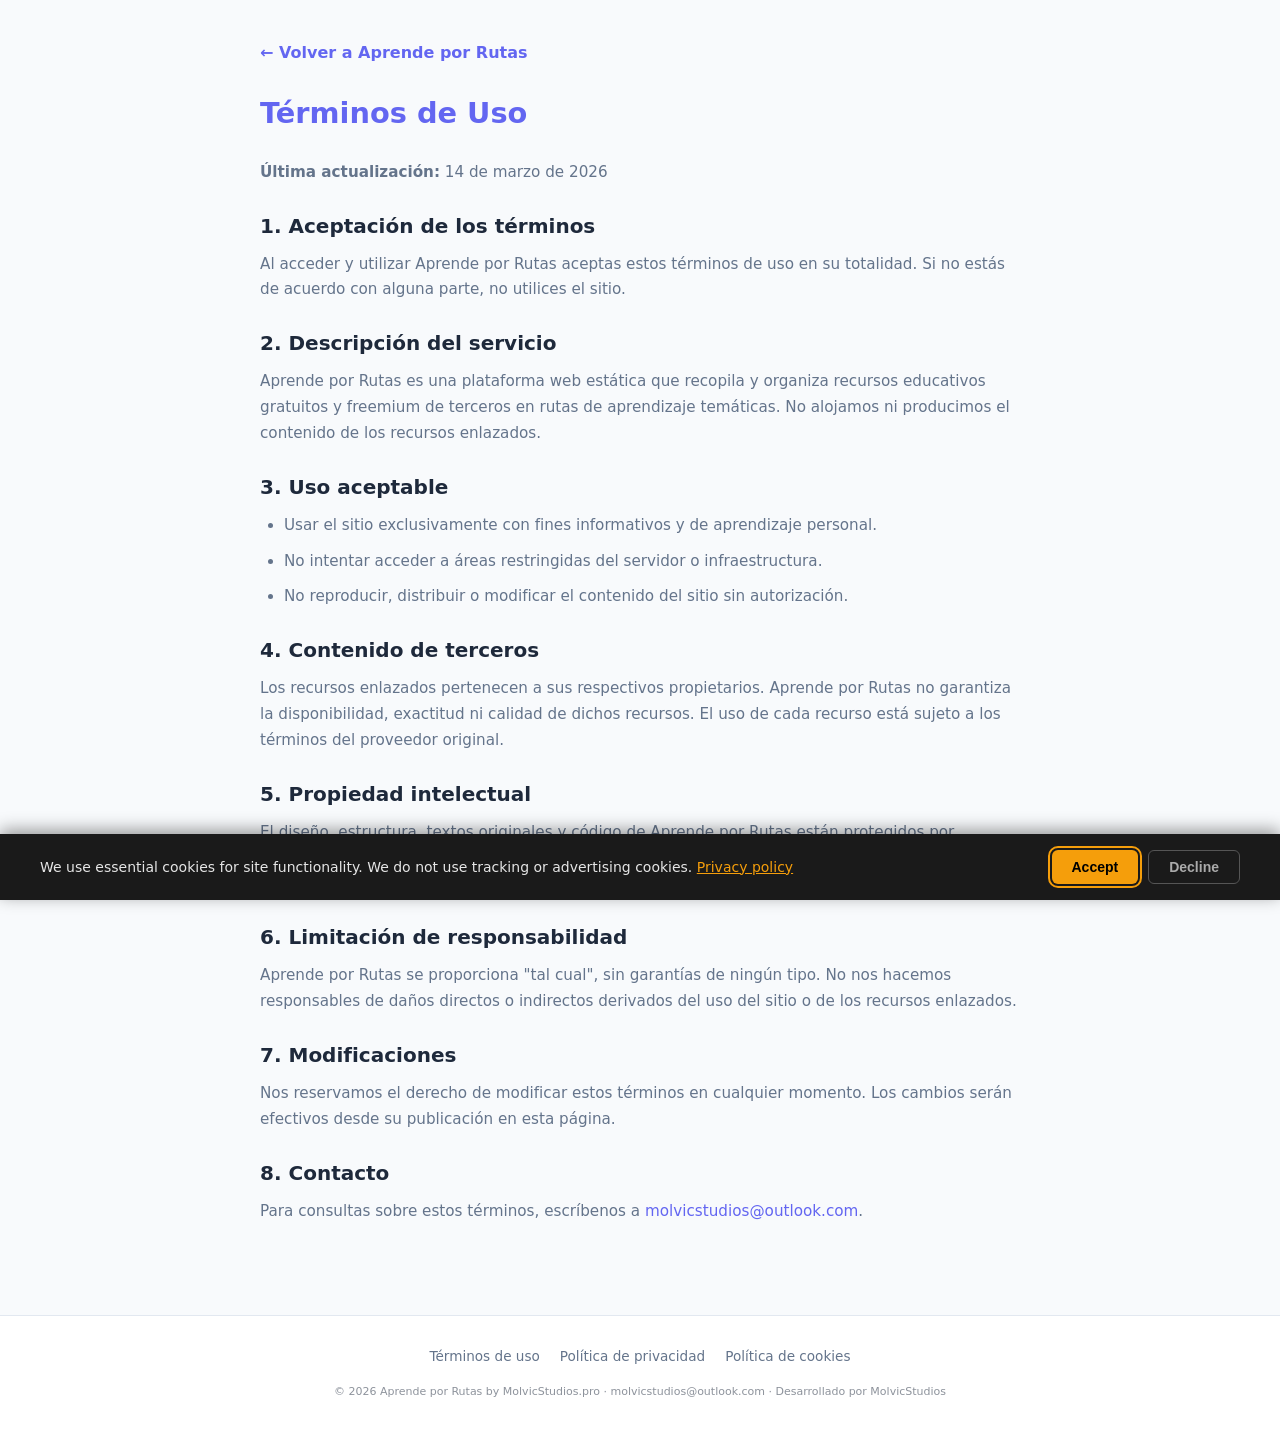
<file: terminos.html>
<!DOCTYPE html>
<html lang="es">
<head>
  <meta charset="UTF-8">
  <meta name="viewport" content="width=device-width, initial-scale=1.0">
  <title>Términos de Uso — Aprende por Rutas</title>
  <meta name="description" content="Términos y condiciones de uso de Aprende por Rutas, plataforma de rutas de aprendizaje gratuitas.">
  <link rel="canonical" href="https://aprendepor.rutas.com/terminos.html">
  <link rel="icon" href="img/favicon.svg" type="image/svg+xml">
  <link rel="stylesheet" href="css/styles.css">
</head>
<body>
  <a href="#main-content" class="skip-link">Ir al contenido principal</a>

  <main id="main-content" class="legal-page">
    <a href="index.html" class="legal-back">← Volver a Aprende por Rutas</a>
    <h1>Términos de Uso</h1>
    <p><strong>Última actualización:</strong> 14 de marzo de 2026</p>

    <h2>1. Aceptación de los términos</h2>
    <p>Al acceder y utilizar Aprende por Rutas aceptas estos términos de uso en su totalidad. Si no estás de acuerdo con alguna parte, no utilices el sitio.</p>

    <h2>2. Descripción del servicio</h2>
    <p>Aprende por Rutas es una plataforma web estática que recopila y organiza recursos educativos gratuitos y freemium de terceros en rutas de aprendizaje temáticas. No alojamos ni producimos el contenido de los recursos enlazados.</p>

    <h2>3. Uso aceptable</h2>
    <ul>
      <li>Usar el sitio exclusivamente con fines informativos y de aprendizaje personal.</li>
      <li>No intentar acceder a áreas restringidas del servidor o infraestructura.</li>
      <li>No reproducir, distribuir o modificar el contenido del sitio sin autorización.</li>
    </ul>

    <h2>4. Contenido de terceros</h2>
    <p>Los recursos enlazados pertenecen a sus respectivos propietarios. Aprende por Rutas no garantiza la disponibilidad, exactitud ni calidad de dichos recursos. El uso de cada recurso está sujeto a los términos del proveedor original.</p>

    <h2>5. Propiedad intelectual</h2>
    <p>El diseño, estructura, textos originales y código de Aprende por Rutas están protegidos por derechos de autor. Las marcas y logos de los recursos enlazados pertenecen a sus respectivos titulares.</p>

    <h2>6. Limitación de responsabilidad</h2>
    <p>Aprende por Rutas se proporciona "tal cual", sin garantías de ningún tipo. No nos hacemos responsables de daños directos o indirectos derivados del uso del sitio o de los recursos enlazados.</p>

    <h2>7. Modificaciones</h2>
    <p>Nos reservamos el derecho de modificar estos términos en cualquier momento. Los cambios serán efectivos desde su publicación en esta página.</p>

    <h2>8. Contacto</h2>
    <p>Para consultas sobre estos términos, escríbenos a <a href="mailto:molvicstudios@outlook.com">molvicstudios@outlook.com</a>.</p>
  </main>

  <molvicos-banner></molvicos-banner>

  <footer class="site-footer" role="contentinfo">
    <div class="footer-inner">
      <nav class="footer-links" aria-label="Enlaces legales">
        <a href="terminos.html" aria-current="page">Términos de uso</a>
        <a href="privacidad.html">Política de privacidad</a>
        <a href="cookies.html">Política de cookies</a>
      </nav>
      <p style="font-size:11px;opacity:0.5;text-align:center;margin-top:16px;">
        © 2026 Aprende por Rutas by <a href="https://molvicstudios.pro" target="_blank" rel="noopener" style="color:inherit;">MolvicStudios.pro</a> · 
        <a href="mailto:molvicstudios@outlook.com" style="color:inherit;">molvicstudios@outlook.com</a> · Desarrollado por MolvicStudios
      </p>
    </div>
  </footer>

  <script src="js/cookies-banner.js"></script>
    <script src="https://molvicstudios.pro/molvicos-banner.js" defer></script>
</body>
</html>
</file>
<file: css/styles.css>
/* ============================================
   Aprende por Rutas — Styles
   Mobile-first, responsive, WCAG 2.1 AA
   ============================================ */

/* --- Reset & Base --- */
*, *::before, *::after { box-sizing: border-box; margin: 0; padding: 0; }

:root {
  --color-primary: #6366f1;
  --color-primary-dark: #4f46e5;
  --color-primary-light: #a5b4fc;
  --color-accent: #fbbf24;
  --color-bg: #f8fafc;
  --color-surface: #ffffff;
  --color-text: #1e293b;
  --color-text-muted: #64748b;
  --color-border: #e2e8f0;
  --color-basico: #22c55e;
  --color-intermedio: #f59e0b;
  --color-avanzado: #ef4444;
  --color-gratis: #10b981;
  --color-freemium: #6366f1;
  --color-open-source: #0ea5e9;
  --radius: 12px;
  --radius-sm: 8px;
  --shadow: 0 1px 3px rgba(0,0,0,.08), 0 1px 2px rgba(0,0,0,.06);
  --shadow-md: 0 4px 6px rgba(0,0,0,.07), 0 2px 4px rgba(0,0,0,.06);
  --shadow-lg: 0 10px 15px rgba(0,0,0,.1), 0 4px 6px rgba(0,0,0,.05);
  --max-width: 1200px;
  --transition: .2s ease;
}

html { scroll-behavior: smooth; scroll-padding-top: 140px; }

body {
  font-family: 'Segoe UI', system-ui, -apple-system, sans-serif;
  background: var(--color-bg);
  color: var(--color-text);
  line-height: 1.6;
  -webkit-font-smoothing: antialiased;
}

a { color: var(--color-primary); text-decoration: none; transition: color var(--transition); }
a:hover, a:focus-visible { color: var(--color-primary-dark); }
a:focus-visible { outline: 2px solid var(--color-primary); outline-offset: 2px; border-radius: 2px; }

img { max-width: 100%; height: auto; }
ul, ol { list-style: none; }

.sr-only {
  position: absolute; width: 1px; height: 1px;
  padding: 0; margin: -1px; overflow: hidden;
  clip: rect(0,0,0,0); white-space: nowrap; border: 0;
}

.skip-link {
  position: absolute; top: -100%; left: 16px;
  background: var(--color-primary); color: #fff;
  padding: 8px 16px; border-radius: var(--radius-sm);
  z-index: 1000; font-weight: 600;
}
.skip-link:focus { top: 8px; color: #fff; }

/* --- Header --- */
.site-header {
  background: var(--color-surface);
  border-bottom: 1px solid var(--color-border);
  position: sticky; top: 0; z-index: 100;
  box-shadow: var(--shadow);
}

.header-inner {
  max-width: var(--max-width);
  margin: 0 auto;
  padding: 16px 20px;
}

.header-top {
  display: flex;
  flex-wrap: wrap;
  align-items: center;
  gap: 12px;
  margin-bottom: 12px;
}

.site-title {
  font-size: 1.5rem;
  font-weight: 800;
  color: var(--color-primary);
  display: flex; align-items: center; gap: 8px;
}

.site-title-emoji { font-size: 1.4em; }

.site-subtitle {
  font-size: .875rem;
  color: var(--color-text-muted);
  flex-basis: 100%;
}

.header-stats {
  margin-left: auto;
  font-size: .8rem;
  color: var(--color-text-muted);
  background: var(--color-bg);
  padding: 4px 12px;
  border-radius: 999px;
  white-space: nowrap;
  font-weight: 600;
}

/* --- Search --- */
.search-container {
  position: relative;
  margin-bottom: 8px;
}

.search-input {
  width: 100%;
  padding: 10px 16px 10px 40px;
  border: 2px solid var(--color-border);
  border-radius: 999px;
  font-size: .95rem;
  background: var(--color-bg);
  color: var(--color-text);
  transition: border-color var(--transition);
}
.search-input:focus {
  outline: none;
  border-color: var(--color-primary);
  box-shadow: 0 0 0 3px rgba(99,102,241,.15);
}
.search-input::placeholder { color: var(--color-text-muted); }

.search-icon {
  position: absolute; left: 14px; top: 50%;
  transform: translateY(-50%);
  color: var(--color-text-muted);
  pointer-events: none;
  width: 18px; height: 18px;
}

.search-clear {
  position: absolute; right: 10px; top: 50%;
  transform: translateY(-50%);
  background: none; border: none;
  color: var(--color-text-muted);
  cursor: pointer; padding: 4px;
  display: none; font-size: 1.1rem;
  line-height: 1;
}
.search-clear.visible { display: block; }

/* --- Nav Rutas --- */
.nav-rutas {
  overflow-x: auto;
  -webkit-overflow-scrolling: touch;
  scrollbar-width: thin;
  scrollbar-color: var(--color-primary-light) transparent;
  padding-bottom: 4px;
}
.nav-rutas::-webkit-scrollbar { height: 4px; }
.nav-rutas::-webkit-scrollbar-thumb { background: var(--color-primary-light); border-radius: 2px; }

.nav-rutas-list {
  display: flex;
  gap: 6px;
  padding: 2px 0;
}

.nav-ruta-btn {
  flex-shrink: 0;
  padding: 6px 14px;
  border: 1px solid var(--color-border);
  border-radius: 999px;
  background: var(--color-surface);
  color: var(--color-text-muted);
  font-size: .8rem;
  font-weight: 500;
  cursor: pointer;
  white-space: nowrap;
  transition: all var(--transition);
}
.nav-ruta-btn:hover { border-color: var(--color-primary); color: var(--color-primary); }
.nav-ruta-btn:focus-visible { outline: 2px solid var(--color-primary); outline-offset: 1px; }
.nav-ruta-btn.active {
  background: var(--color-primary);
  color: #fff;
  border-color: var(--color-primary);
}

/* --- Main Content --- */
.main-content {
  max-width: var(--max-width);
  margin: 0 auto;
  padding: 24px 20px 60px;
}

/* --- Ruta Section --- */
.ruta-section {
  margin-bottom: 48px;
  scroll-margin-top: 160px;
}

.ruta-header {
  margin-bottom: 20px;
}

.ruta-title {
  font-size: 1.5rem;
  font-weight: 700;
  display: flex; align-items: center; gap: 10px;
  margin-bottom: 6px;
}

.ruta-emoji { font-size: 1.3em; }

.ruta-descripcion {
  color: var(--color-text-muted);
  font-size: .95rem;
  margin-bottom: 8px;
}

.ruta-objetivo {
  font-size: .85rem;
  color: var(--color-text-muted);
  padding: 8px 14px;
  background: rgba(99,102,241,.06);
  border-left: 3px solid var(--color-primary);
  border-radius: 0 var(--radius-sm) var(--radius-sm) 0;
}

/* --- Nivel Section --- */
.nivel-section { margin-bottom: 28px; }

.nivel-header {
  display: flex; align-items: center; gap: 10px;
  margin-bottom: 14px;
  padding-bottom: 6px;
  border-bottom: 2px solid var(--color-border);
}

.nivel-title {
  font-size: 1.1rem;
  font-weight: 600;
  text-transform: capitalize;
}

.nivel-count {
  font-size: .75rem;
  color: var(--color-text-muted);
  background: var(--color-bg);
  padding: 2px 10px;
  border-radius: 999px;
}

.nivel-bar {
  width: 60px; height: 4px;
  background: var(--color-border);
  border-radius: 2px;
  overflow: hidden;
  margin-left: auto;
}
.nivel-bar-fill {
  height: 100%;
  border-radius: 2px;
  transition: width .4s ease;
}
.nivel-basico .nivel-bar-fill { background: var(--color-basico); }
.nivel-intermedio .nivel-bar-fill { background: var(--color-intermedio); }
.nivel-avanzado .nivel-bar-fill { background: var(--color-avanzado); }

/* --- Card Grid --- */
.recursos-grid {
  display: grid;
  grid-template-columns: 1fr;
  gap: 14px;
}

/* --- Resource Card --- */
.recurso-card {
  background: var(--color-surface);
  border: 1px solid var(--color-border);
  border-radius: var(--radius);
  padding: 16px;
  transition: all var(--transition);
  position: relative;
}
.recurso-card:hover {
  box-shadow: var(--shadow-md);
  border-color: var(--color-primary-light);
  transform: translateY(-1px);
}

.recurso-card.destacado {
  border-left: 3px solid var(--color-accent);
}

.recurso-card-header {
  display: flex; align-items: flex-start;
  gap: 8px; margin-bottom: 8px;
}

.recurso-nombre {
  font-size: .95rem;
  font-weight: 600;
  line-height: 1.3;
}

.recurso-nombre a {
  color: var(--color-text);
  display: inline-flex; align-items: center; gap: 4px;
}
.recurso-nombre a:hover { color: var(--color-primary); }

.recurso-external-icon {
  width: 14px; height: 14px;
  flex-shrink: 0;
  opacity: .5;
}

.recurso-star {
  color: var(--color-accent);
  font-size: .85rem;
  flex-shrink: 0;
  margin-top: 2px;
}

.recurso-descripcion {
  font-size: .85rem;
  color: var(--color-text-muted);
  margin-bottom: 10px;
  line-height: 1.5;
}

.recurso-badges {
  display: flex;
  flex-wrap: wrap;
  gap: 6px;
  align-items: center;
}

.badge {
  display: inline-flex; align-items: center;
  padding: 2px 10px;
  border-radius: 999px;
  font-size: .7rem;
  font-weight: 600;
  text-transform: uppercase;
  letter-spacing: .03em;
}

.badge-nivel-basico { background: rgba(34,197,94,.12); color: #16a34a; }
.badge-nivel-intermedio { background: rgba(245,158,11,.12); color: #d97706; }
.badge-nivel-avanzado { background: rgba(239,68,68,.12); color: #dc2626; }

.badge-acceso-gratis { background: rgba(16,185,129,.12); color: #059669; }
.badge-acceso-freemium { background: rgba(99,102,241,.12); color: #4f46e5; }
.badge-acceso-open-source { background: rgba(14,165,233,.12); color: #0284c7; }

.badge-idioma {
  background: rgba(100,116,139,.1);
  color: var(--color-text-muted);
}

.badge-tiempo {
  background: transparent;
  color: var(--color-text-muted);
  padding-left: 0;
  font-weight: 500;
  font-size: .75rem;
}
.badge-tiempo::before { content: '⏱ '; }

.recurso-notas {
  font-size: .75rem;
  color: var(--color-text-muted);
  margin-top: 8px;
  font-style: italic;
}

/* --- No Results --- */
.no-results {
  text-align: center;
  padding: 60px 20px;
  color: var(--color-text-muted);
}
.no-results-icon { font-size: 3rem; margin-bottom: 12px; }
.no-results-text { font-size: 1.1rem; font-weight: 600; }
.no-results-sub { font-size: .9rem; margin-top: 6px; }

/* --- Footer --- */
.site-footer {
  background: var(--color-surface);
  border-top: 1px solid var(--color-border);
  padding: 30px 20px;
  text-align: center;
}

.footer-inner {
  max-width: var(--max-width);
  margin: 0 auto;
}

.footer-links {
  display: flex;
  justify-content: center;
  flex-wrap: wrap;
  gap: 8px 20px;
  margin-bottom: 14px;
}

.footer-links a {
  font-size: .85rem;
  color: var(--color-text-muted);
}
.footer-links a:hover { color: var(--color-primary); }

.footer-update {
  font-size: .8rem;
  color: var(--color-text-muted);
  margin-bottom: 8px;
}

.footer-suggest {
  font-size: .85rem;
}

/* --- Legal Pages --- */
.legal-page {
  max-width: 800px;
  margin: 0 auto;
  padding: 40px 20px 80px;
}
.legal-page h1 {
  font-size: 1.8rem;
  margin-bottom: 24px;
  color: var(--color-primary);
}
.legal-page h2 {
  font-size: 1.25rem;
  margin: 24px 0 10px;
  color: var(--color-text);
}
.legal-page p, .legal-page li {
  font-size: .95rem;
  color: var(--color-text-muted);
  margin-bottom: 10px;
  line-height: 1.7;
}
.legal-page ul { list-style: disc; padding-left: 24px; }
.legal-back {
  display: inline-flex; align-items: center; gap: 6px;
  margin-bottom: 24px; font-weight: 600;
}

/* --- Responsive --- */
@media (min-width: 640px) {
  .recursos-grid {
    grid-template-columns: repeat(2, 1fr);
  }
  .site-subtitle { flex-basis: auto; }
}

@media (min-width: 960px) {
  .recursos-grid {
    grid-template-columns: repeat(3, 1fr);
  }
  .header-inner { padding: 16px 32px; }
  .main-content { padding: 32px 32px 80px; }
  .ruta-title { font-size: 1.75rem; }
  html { scroll-padding-top: 150px; }
  .ruta-section { scroll-margin-top: 170px; }
}

@media (min-width: 1200px) {
  .recursos-grid {
    grid-template-columns: repeat(4, 1fr);
  }
}

/* --- Mobile touch & typography fixes --- */
@media (max-width: 639px) {
  /* Touch targets mínimo 44px */
  .nav-ruta-btn {
    min-height: 44px;
    padding: 10px 16px;
    font-size: .85rem;
    display: inline-flex;
    align-items: center;
  }
  .search-input {
    min-height: 44px;
    padding: 12px 16px 12px 40px;
    font-size: 1rem;
  }
  .footer-links a {
    padding: 4px 0;
    display: inline-block;
    min-height: 44px;
    line-height: 36px;
  }
  .legal-back {
    min-height: 44px;
    padding: 8px 0;
  }

  /* Tipografía mínima legible */
  .badge { font-size: .75rem; }
  .badge-tiempo { font-size: .78rem; }
  .nivel-count { font-size: .78rem; }
  .recurso-notas { font-size: .78rem; }
  .ruta-objetivo { font-size: .875rem; }
  .recurso-descripcion { font-size: .875rem; }
  .header-stats { font-size: .8125rem; }

  /* Overflow-wrap para URLs largas */
  .recurso-card { overflow-wrap: break-word; word-break: break-word; }
}

/* --- Reduced Motion --- */
@media (prefers-reduced-motion: reduce) {
  *, *::before, *::after {
    animation-duration: .01ms !important;
    transition-duration: .01ms !important;
    scroll-behavior: auto !important;
  }
}

/* --- Print --- */
@media print {
  .site-header, .nav-rutas, .search-container { display: none; }
  .main-content { padding: 0; }
  .recurso-card { break-inside: avoid; border: 1px solid #ccc; }
}
</file>
